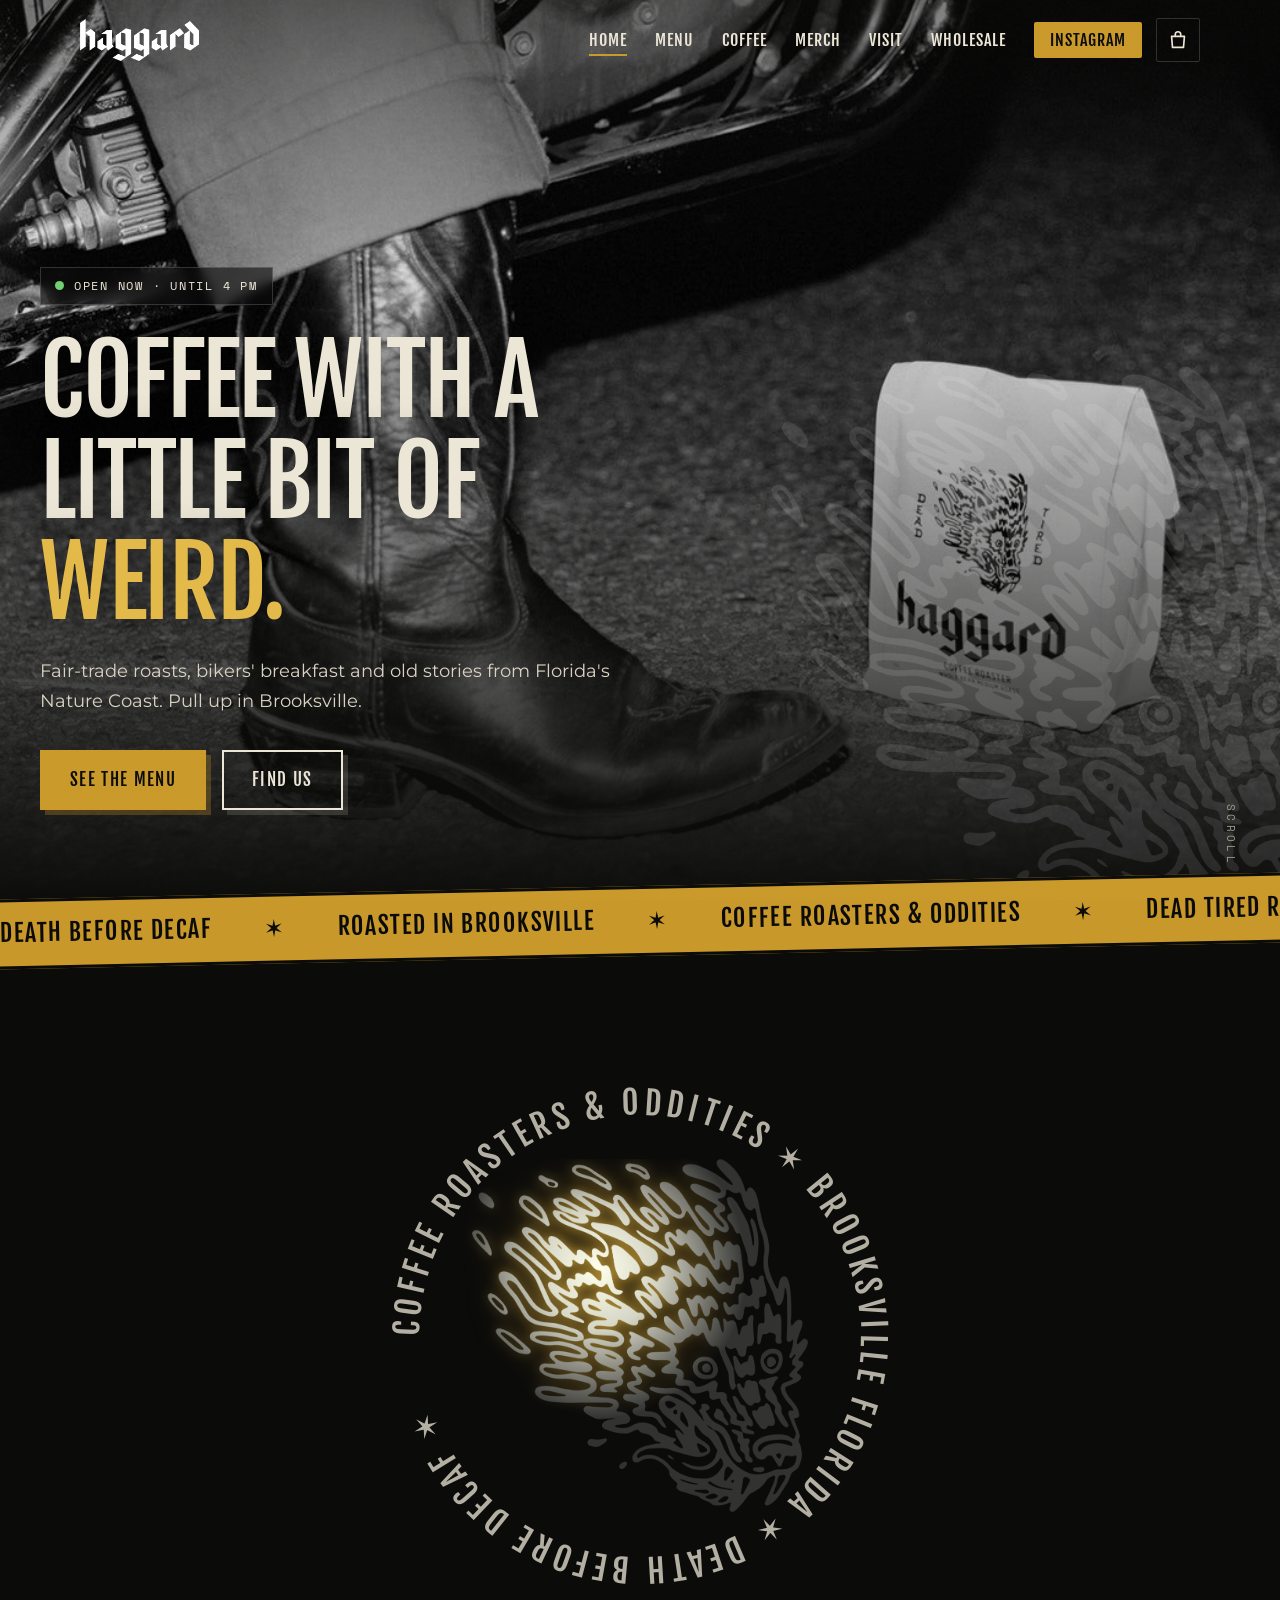
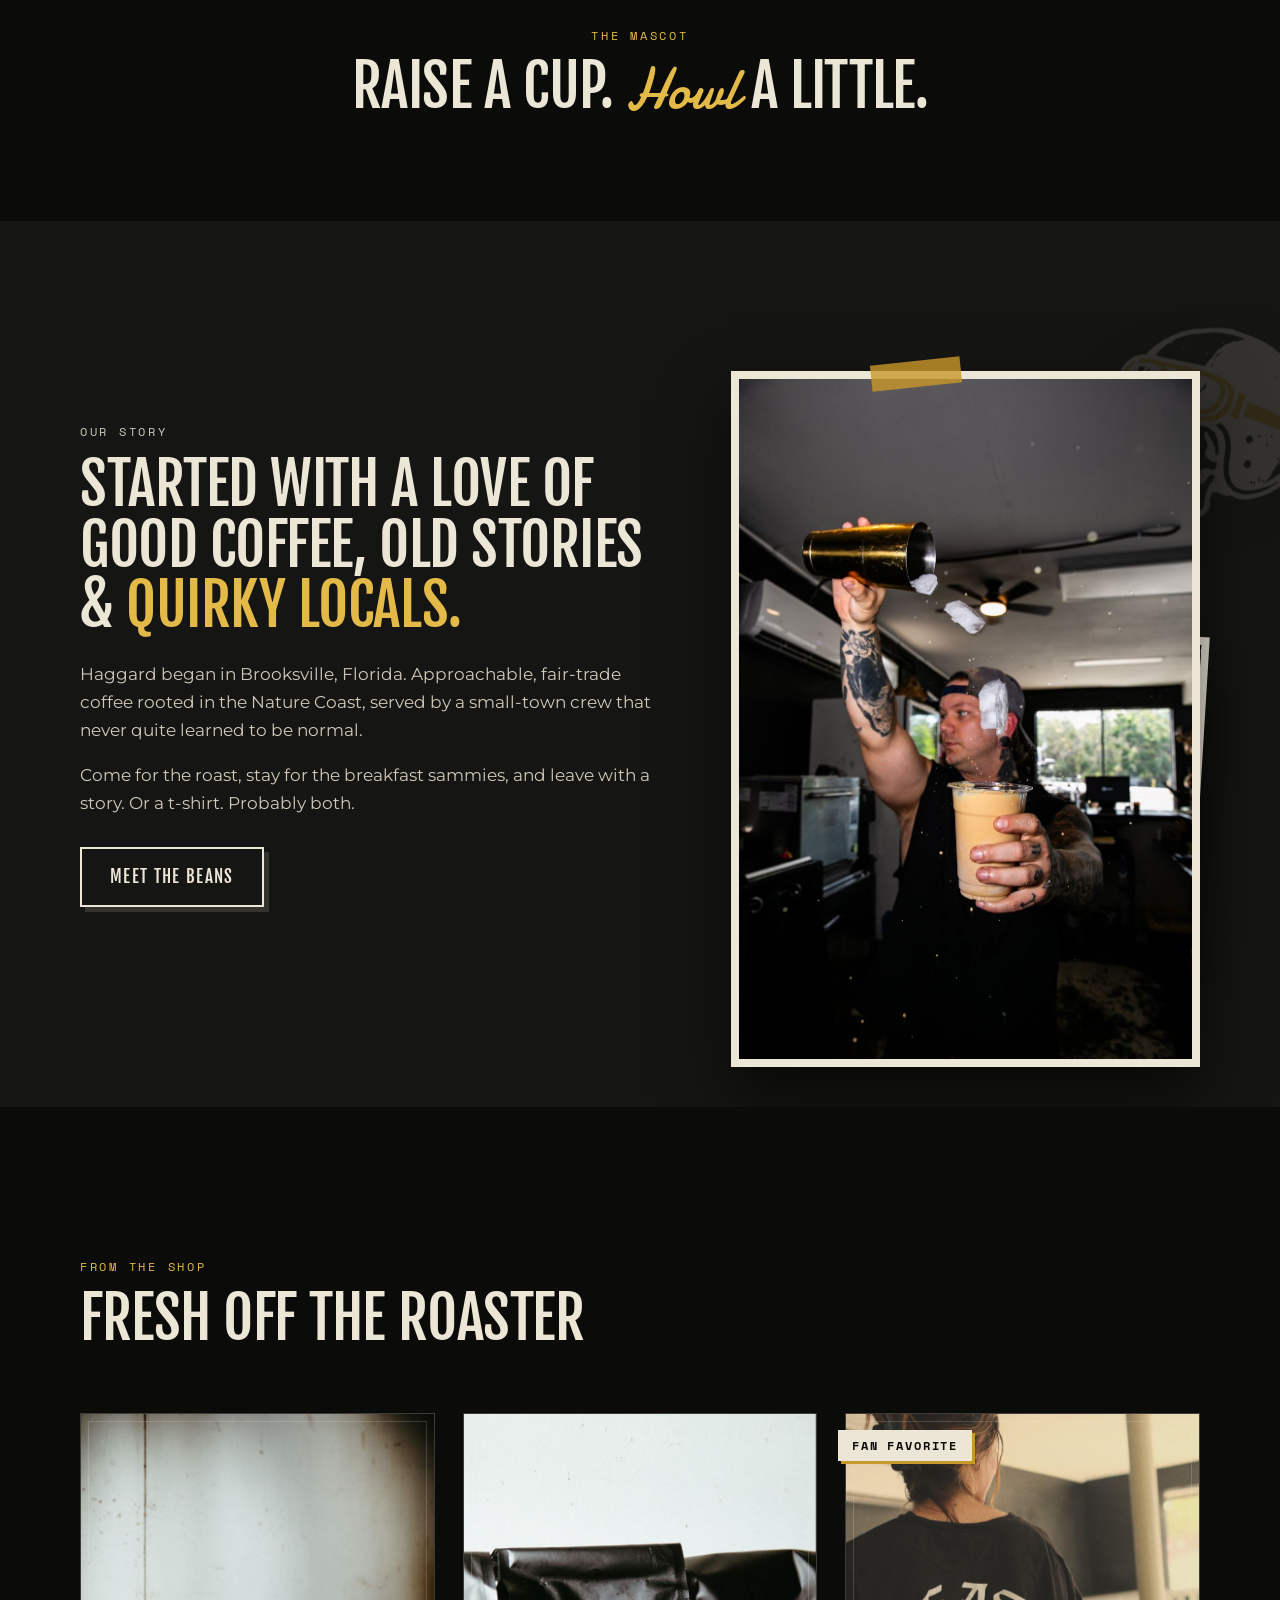
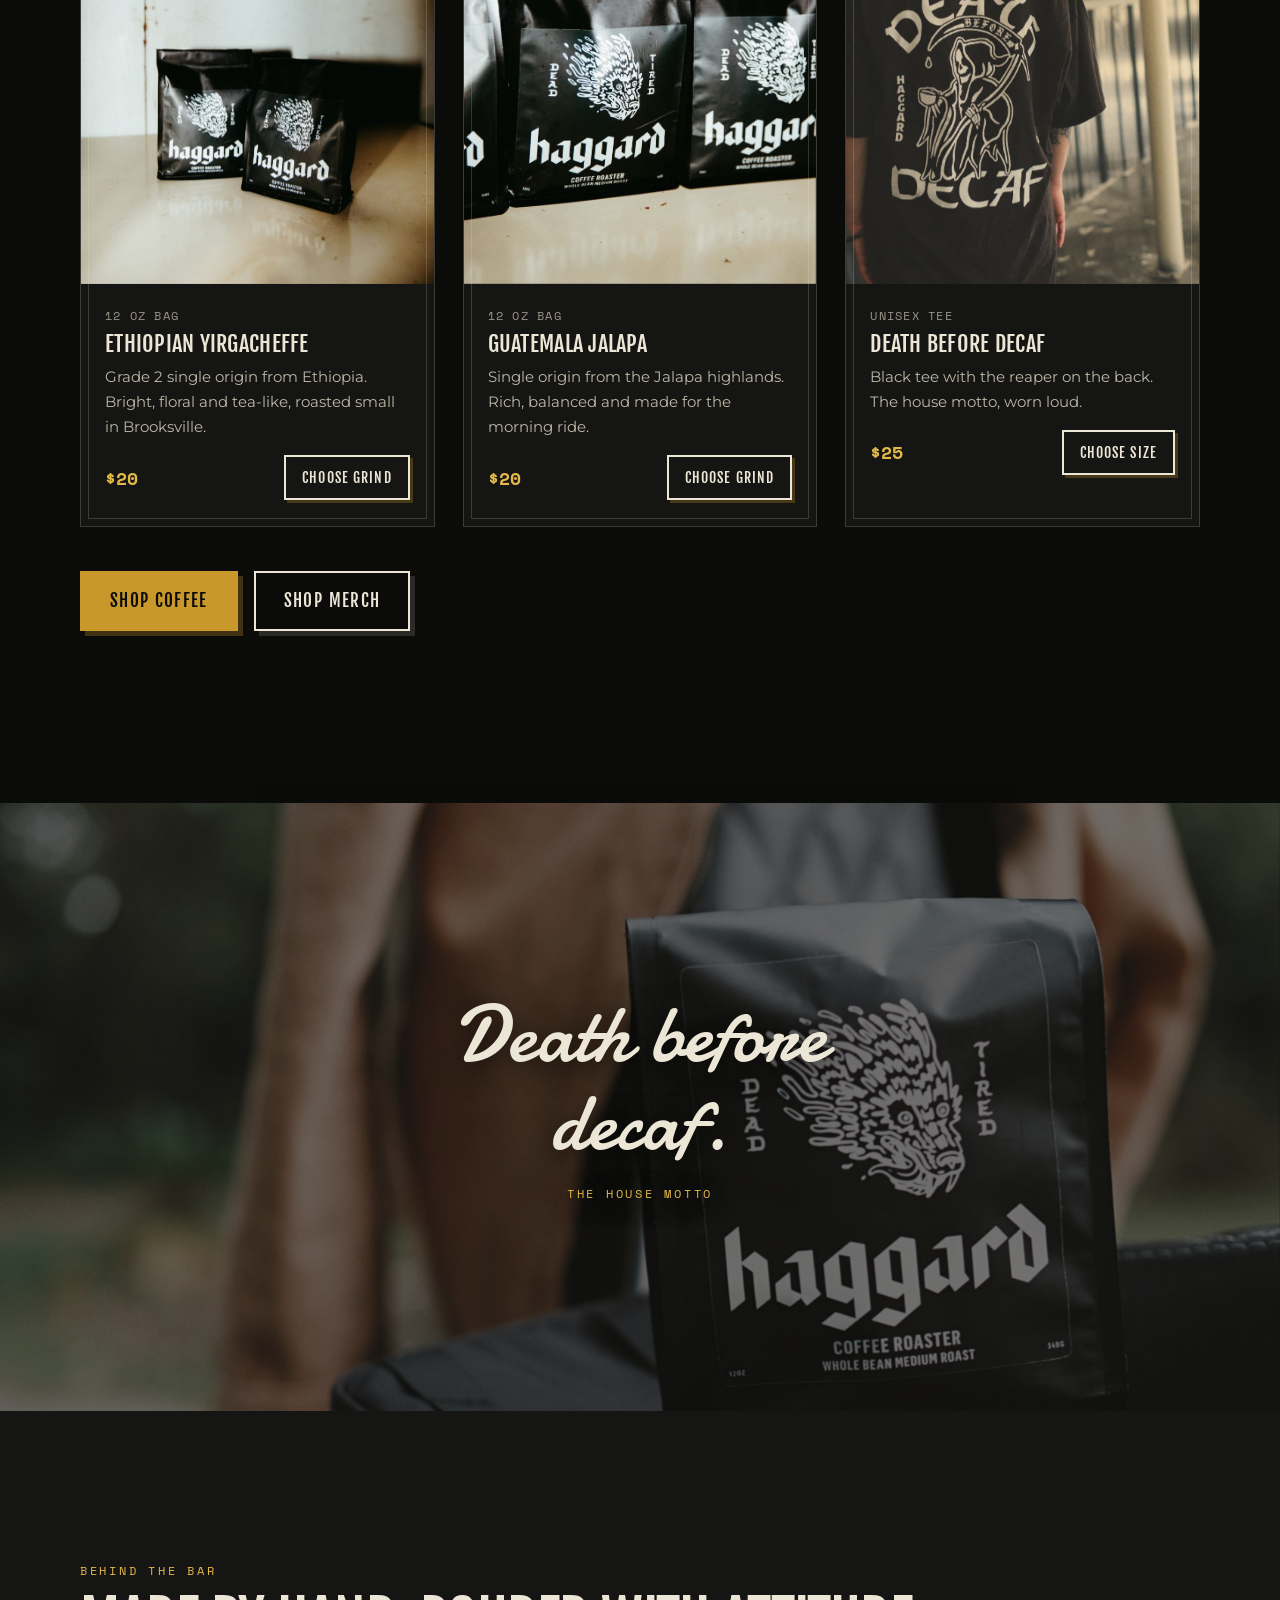
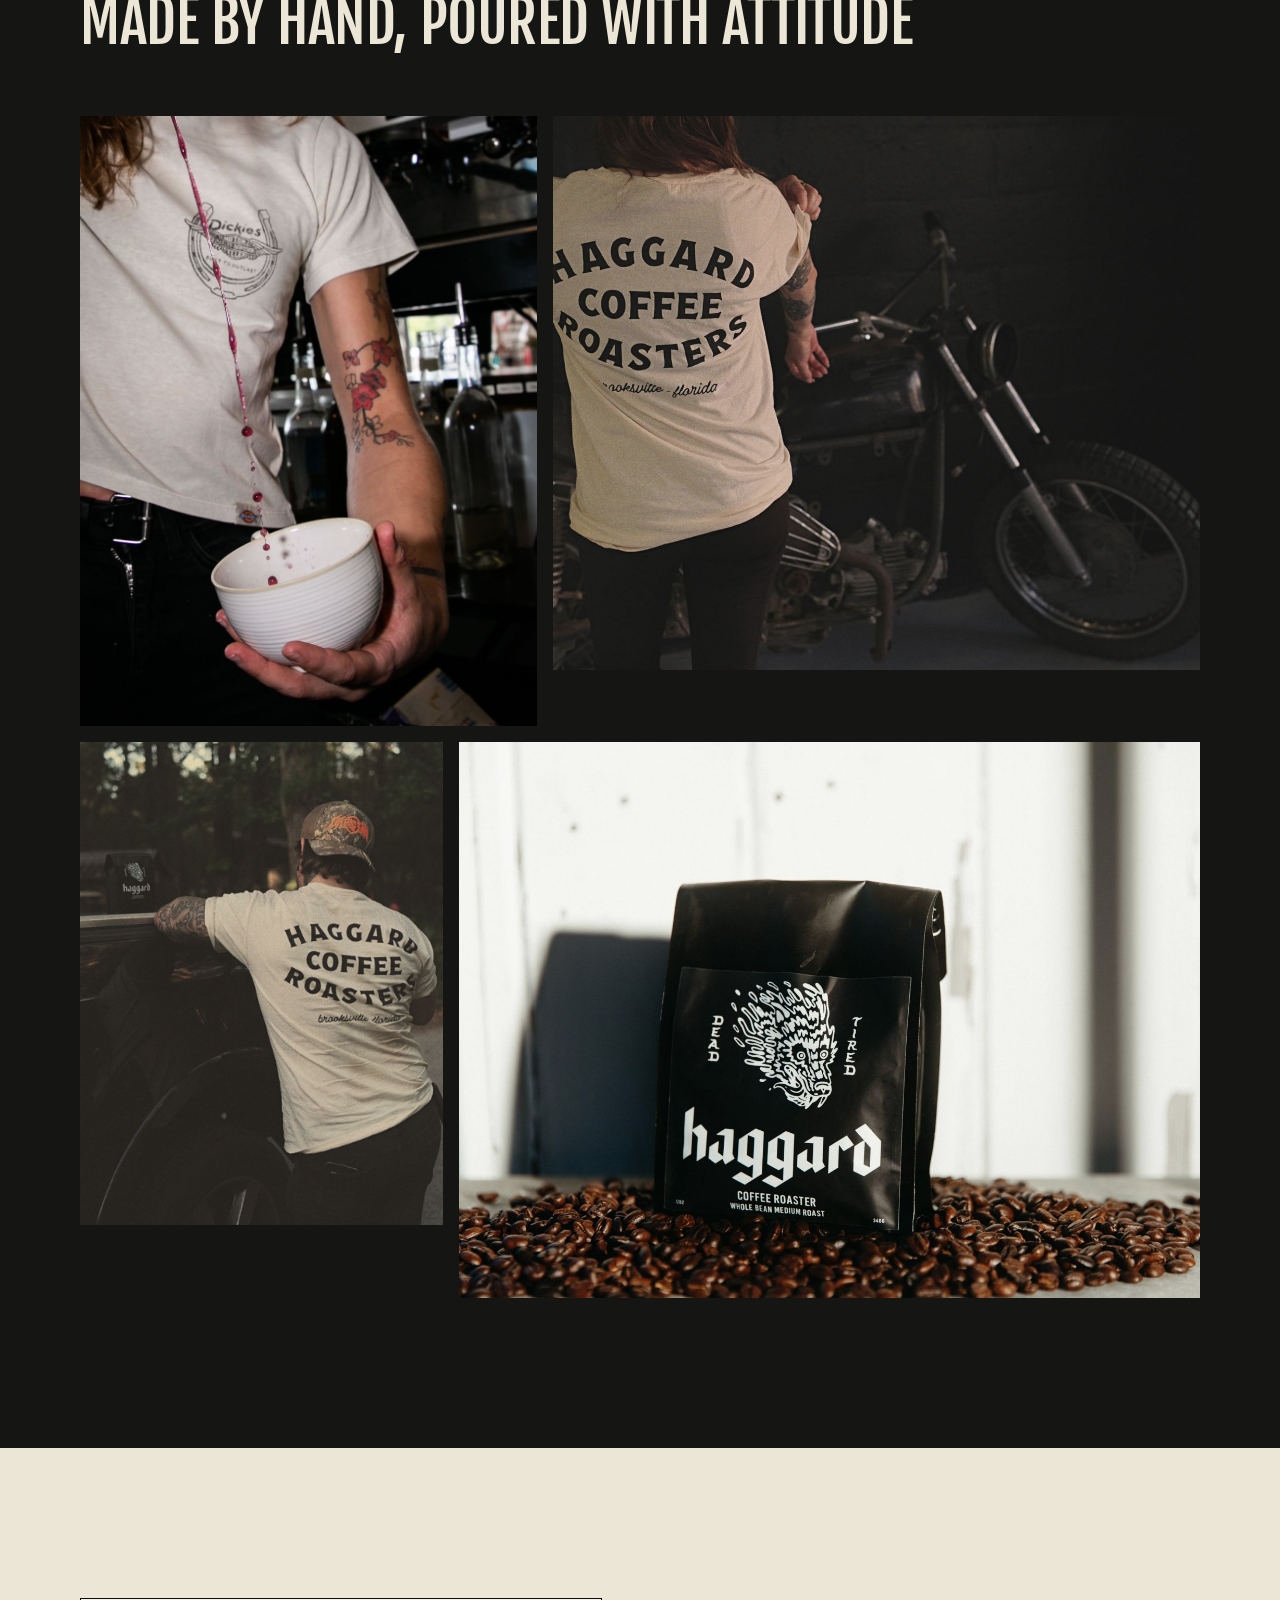
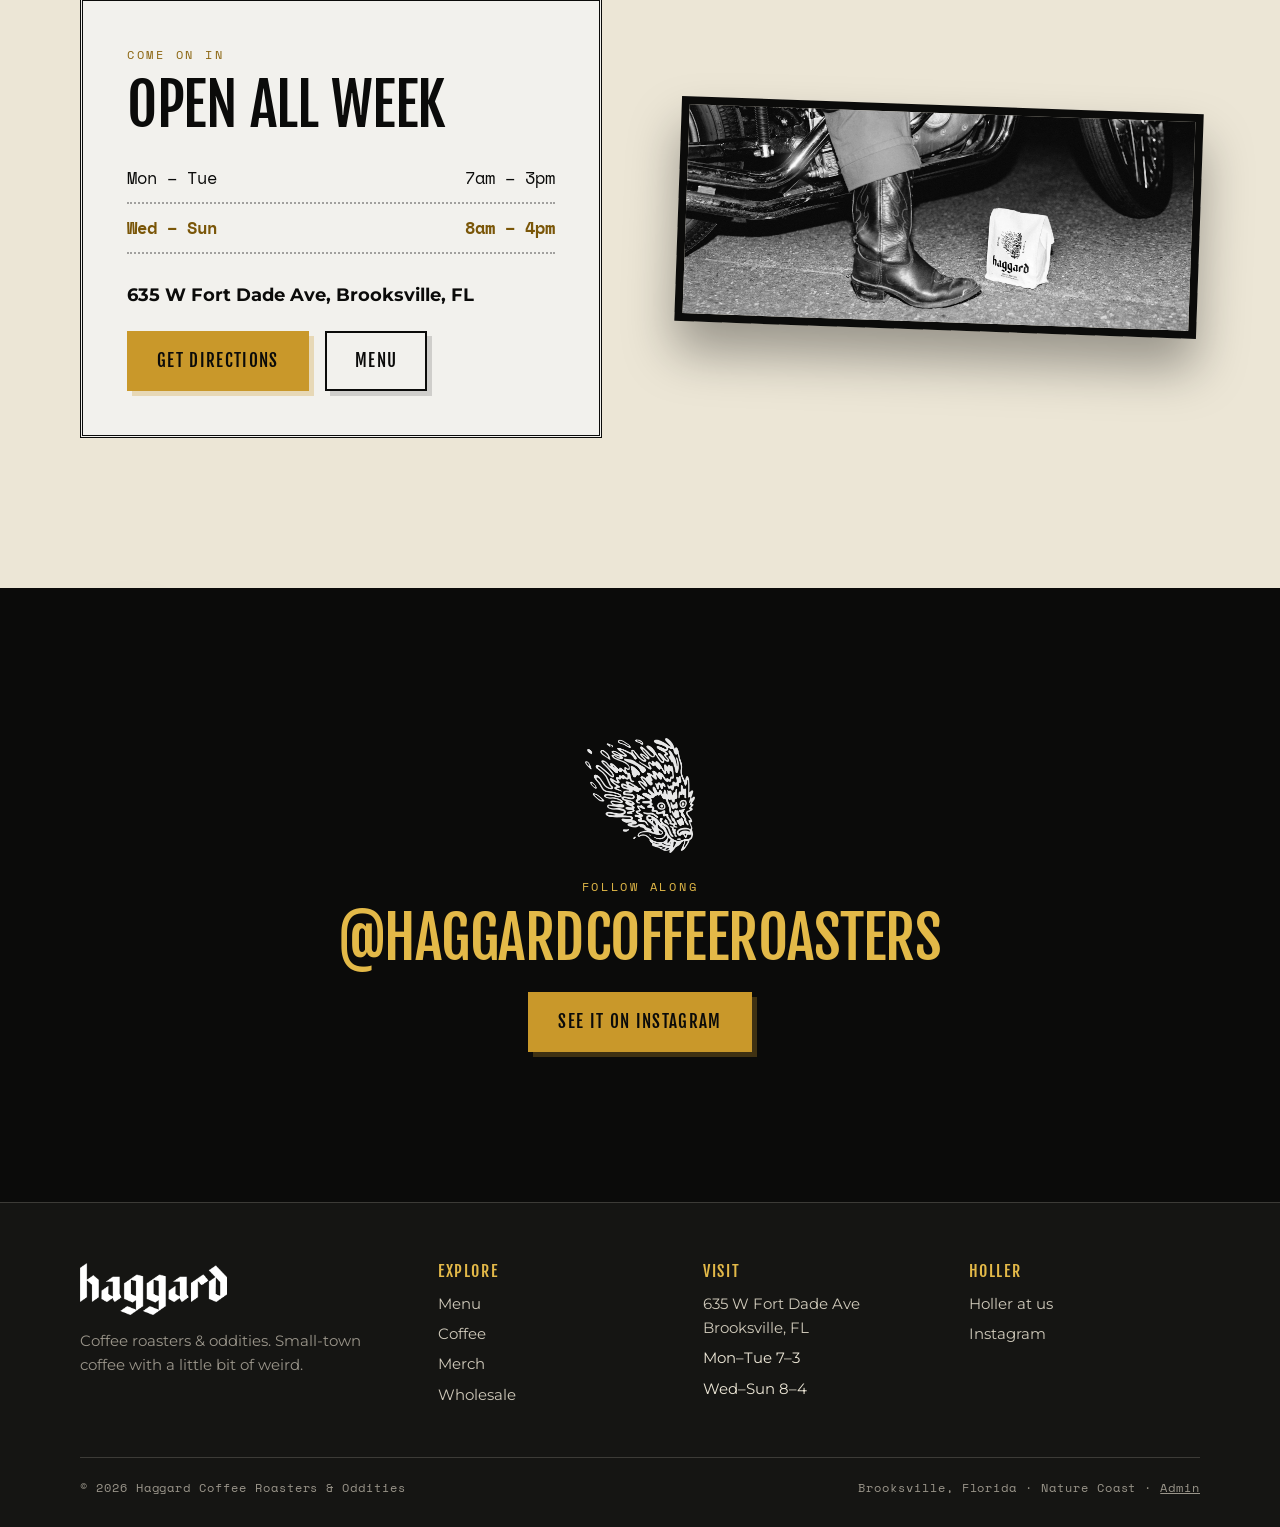
<file: index.html>
<!doctype html>
<html lang="en"><head><meta charset="utf-8"><meta name="robots" content="noindex,nofollow"><meta name="viewport" content="width=device-width,initial-scale=1">
<title>Haggard Coffee Roasters & Oddities | Brooksville, FL</title><meta name="description" content="Small-town coffee roasters and oddities in Brooksville, Florida. Fair-trade beans, breakfast sammies and a little bit of weird.">
<meta property="og:title" content="Haggard Coffee Roasters & Oddities | Brooksville, FL"><meta property="og:description" content="Small-town coffee roasters and oddities in Brooksville, Florida. Fair-trade beans, breakfast sammies and a little bit of weird."><meta property="og:image" content="img/hero.jpg">
<meta name="theme-color" content="#0b0b0a"><link rel="icon" href="img/wolf.png">
<link rel="preconnect" href="https://fonts.googleapis.com"><link rel="preconnect" href="https://fonts.gstatic.com" crossorigin>
<link href="https://fonts.googleapis.com/css2?family=Damion&family=Fjalla+One&family=Montserrat:wght@400;500;700;800&family=Space+Mono:wght@400;700&display=swap" rel="stylesheet">
<link rel="stylesheet" href="css/style.css?v=7"><link rel="stylesheet" href="css/shop.css?v=7"></head>
<body><a class="skip" href="#main">Skip to content</a>
<header class="site-header"><div class="wrap">
<a class="brand" href="index.html" aria-label="Haggard Coffee Roasters, home"><img src="img/logo.png" alt="Haggard" width="120" height="42"></a>
<button class="burger" aria-label="Menu" aria-expanded="false"><span></span><span></span><span></span></button>
<ul class="nav"><li><a href="index.html" aria-current="page">Home</a></li><li><a href="menu.html">Menu</a></li><li><a href="coffee.html">Coffee</a></li><li><a href="merch.html">Merch</a></li><li><a href="visit.html">Visit</a></li><li><a href="wholesale.html">Wholesale</a></li><li><a class="cta" href="https://instagram.com/haggardcoffeeroasters" target="_blank" rel="noopener">Instagram</a></li></ul>
</div></header>
<main id="main">

<div class="splash" id="splash" aria-hidden="true"><div class="splash-ring"></div><img src="img/wolf.png" alt=""><p>Haggard</p></div>
<section class="hero"><div class="hero-bg" data-par="-.12" role="img" aria-label="A boot beside a bag of Haggard coffee next to a motorcycle"></div>
<img class="hero-wolf" src="img/wolf.png" alt="" aria-hidden="true">
<div class="wrap hero-inner">
<div class="open-badge rv"><span class="dot"></span><span class="txt">Checking hours…</span></div>
<h1 class="rv d1">Coffee with a little bit of <em>weird.</em></h1>
<p class="lead rv d2">Fair-trade roasts, bikers' breakfast and old stories from Florida's Nature Coast. Pull up in Brooksville.</p>
<div class="hero-cta rv d3"><a class="btn" href="menu.html">See the menu</a><a class="btn ghost" href="visit.html">Find us</a></div>
</div><span class="scroll-cue" aria-hidden="true">SCROLL</span></section>

<div class="marquee" aria-hidden="true"><div class="marquee-track"><span>Death before decaf</span><span>Roasted in Brooksville</span><span>Coffee roasters &amp; oddities</span><span>Dead tired roast</span><span>Death before decaf</span><span>Roasted in Brooksville</span><span>Coffee roasters &amp; oddities</span><span>Dead tired roast</span><span>Death before decaf</span><span>Roasted in Brooksville</span><span>Coffee roasters &amp; oddities</span><span>Dead tired roast</span><span>Death before decaf</span><span>Roasted in Brooksville</span><span>Coffee roasters &amp; oddities</span><span>Dead tired roast</span></div></div>

<section class="wolfsec" id="wolfsec"><div class="wolfstage" id="wolfstage">
<svg class="ring" viewBox="0 0 400 400" aria-hidden="true"><defs><path id="circ" d="M200,200 m-170,0 a170,170 0 1,1 340,0 a170,170 0 1,1 -340,0"/></defs><text><textPath href="#circ">COFFEE ROASTERS &amp; ODDITIES ✶ BROOKSVILLE FLORIDA ✶ DEATH BEFORE DECAF ✶</textPath></text></svg>
<img class="w-base" src="img/wolf.png" alt="Haggard wolf head logo" width="453" height="476">
<img class="w-lit" src="img/wolf.png" alt="" aria-hidden="true">
</div><div class="wrap wolftxt"><p class="eyebrow rv">The mascot</p><h2 class="rv d1">Raise a cup. <span class="script">Howl</span> a little.</h2></div></section>

<section class="sec story"><img class="floaty" data-float=".05" src="img/art-skull.png" alt="" style="right:-30px;top:40px;width:200px;opacity:.16">
<div class="wrap story-grid">
<div><p class="eyebrow rv">Our story</p><h2 class="rv d1" style="margin:12px 0 24px">Started with a love of good coffee, old stories &amp; <em>quirky locals.</em></h2>
<p class="rv d2">Haggard began in Brooksville, Florida. Approachable, fair-trade coffee rooted in the Nature Coast, served by a small-town crew that never quite learned to be normal.</p>
<p class="rv d2">Come for the roast, stay for the breakfast sammies, and leave with a story. Or a t-shirt. Probably both.</p>
<div class="hero-cta rv d3" style="margin-top:30px"><a class="btn ghost" href="coffee.html">Meet the beans</a></div></div>
<div class="stack rv d1"><span class="tape"></span><img src="img/espresso.jpg" alt="Espresso pouring from a portafilter into two glasses" loading="lazy"><img src="img/barista.jpg" alt="A tattooed barista pouring an iced latte" loading="lazy"></div>
</div></section>

<section class="sec" style="background:var(--ink)"><div class="wrap">
<div class="sec-head rv"><p class="eyebrow">From the shop</p><h2>Fresh off the roaster</h2></div>
<div class="cards" data-shop="featured"></div>
<div class="hero-cta rv" style="margin-top:44px"><a class="btn" href="coffee.html">Shop coffee</a><a class="btn ghost" href="merch.html">Shop merch</a></div>
</div></section>

<section class="band"><div class="band-bg" data-par="-.15" style="background-image:url(img/bag-ride.jpg)"></div>
<blockquote class="rv">Death before decaf.<cite>The house motto</cite></blockquote></section>

<section class="sec" style="background:var(--coal)"><div class="wrap">
<div class="sec-head rv"><p class="eyebrow">Behind the bar</p><h2>Made by hand, poured with attitude</h2></div>
<div class="gallery"><figure class="g1 rv"><img src="img/pour.jpg" alt="Pouring from a ceramic bowl in the cafe" loading="lazy"></figure>
<figure class="g2 rv d1"><img src="img/tee-moto.jpg" alt="Haggard Coffee Roasters tee beside a motorcycle" loading="lazy"></figure>
<figure class="g3 rv"><img src="img/merch-roasters.jpg" alt="Haggard Coffee Roasters tee worn at a truck" loading="lazy"></figure>
<figure class="g4 rv d1"><img src="img/bag-beans.jpg" alt="A Haggard bag resting on roasted beans" loading="lazy"></figure></div></div></section>

<section class="sec visit"><img class="floaty" data-float=".04" src="img/wolf-black.png" alt="" style="left:-60px;bottom:-40px;width:280px;opacity:.07">
<div class="wrap visit-grid">
<div class="ticket rv"><p class="eyebrow">Come on in</p><h2 style="margin:10px 0 0">Open all week</h2>
<ul class="hours"><li data-d="1,2"><span>Mon – Tue</span><span>7am – 3pm</span></li><li data-d="0,3,4,5,6"><span>Wed – Sun</span><span>8am – 4pm</span></li></ul>
<p class="addr">635 W Fort Dade Ave, Brooksville, FL</p><div class="hero-cta" style="margin-top:22px"><a class="btn" href="https://www.google.com/maps/search/?api=1&query=635+W+Fort+Dade+Ave+Brooksville+FL" target="_blank" rel="noopener">Get directions</a><a class="btn ghost" href="menu.html">Menu</a></div></div>
<div class="photo rv d1"><img src="img/hero.jpg" alt="Black and white photo of a boot next to a bag of Haggard coffee" loading="lazy"></div>
</div></section>

<section class="sec follow"><div class="wrap rv"><img class="wolf" src="img/wolf.png" alt="" width="110" height="115"><p class="eyebrow">Follow along</p><h2 style="margin:10px 0 24px"><a href="https://instagram.com/haggardcoffeeroasters" target="_blank" rel="noopener">@haggardcoffeeroasters</a></h2><a class="btn" href="https://instagram.com/haggardcoffeeroasters" target="_blank" rel="noopener">See it on Instagram</a></div></section>
</main>
<footer class="site-footer"><div class="wrap"><div class="foot-grid">
<div class="foot-brand"><img src="img/logo.png" alt="Haggard" width="147" height="52"><p>Coffee roasters &amp; oddities. Small-town coffee with a little bit of weird.</p></div>
<div><h3>Explore</h3><ul><li><a href="menu.html">Menu</a></li><li><a href="coffee.html">Coffee</a></li><li><a href="merch.html">Merch</a></li><li><a href="wholesale.html">Wholesale</a></li></ul></div>
<div><h3>Visit</h3><ul><li><a href="https://www.google.com/maps/search/?api=1&query=635+W+Fort+Dade+Ave+Brooksville+FL" target="_blank" rel="noopener">635 W Fort Dade Ave<br>Brooksville, FL</a></li><li>Mon–Tue 7–3</li><li>Wed–Sun 8–4</li></ul></div>
<div><h3>Holler</h3><ul><li><a href="visit.html#contact">Holler at us</a></li><li><a href="https://instagram.com/haggardcoffeeroasters" target="_blank" rel="noopener">Instagram</a></li></ul></div>
</div><div class="copy"><span>© 2026 Haggard Coffee Roasters &amp; Oddities</span><span>Brooksville, Florida · Nature Coast · <a href="admin.html" rel="nofollow">Admin</a></span></div></div></footer>
<script src="js/store.js?v=7"></script><script src="js/shop.js?v=7"></script><script src="js/main.js?v=7"></script></body></html>
</file>
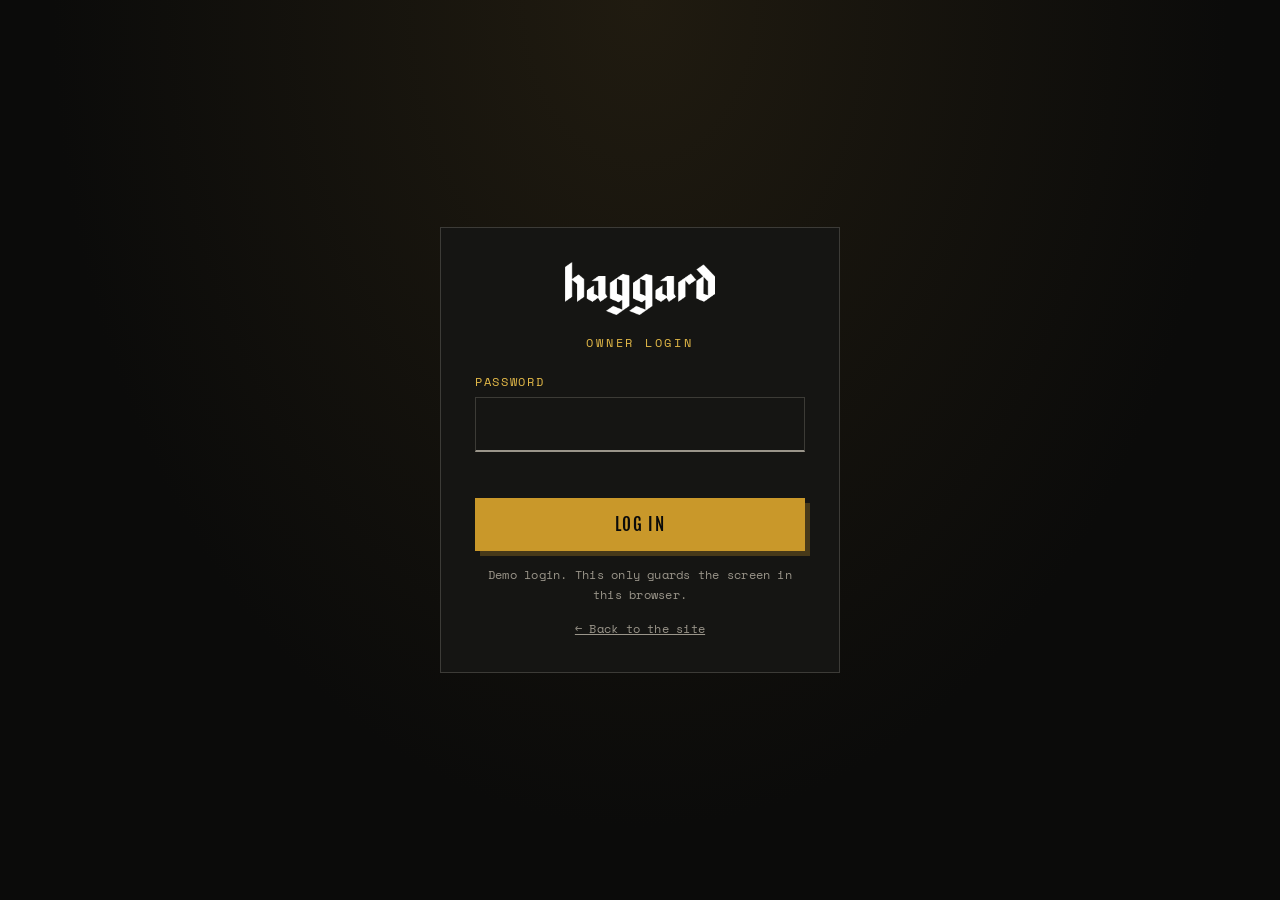
<file: admin.html>
<!doctype html>
<html lang="en"><head><meta charset="utf-8"><meta name="viewport" content="width=device-width,initial-scale=1">
<title>Admin | Haggard Coffee</title><meta name="robots" content="noindex,nofollow">
<meta name="theme-color" content="#0b0b0a"><link rel="icon" href="img/wolf.png">
<link rel="preconnect" href="https://fonts.googleapis.com"><link rel="preconnect" href="https://fonts.gstatic.com" crossorigin>
<link href="https://fonts.googleapis.com/css2?family=Fjalla+One&family=Montserrat:wght@400;500;700;800&family=Space+Mono:wght@400;700&display=swap" rel="stylesheet">
<link rel="stylesheet" href="css/style.css?v=7"><link rel="stylesheet" href="css/shop.css?v=7"><link rel="stylesheet" href="css/admin.css?v=7">
<style>body::after{display:none}</style></head>
<body class="admin">
<div id="login" class="login" hidden>
  <form id="loginform" class="login-box" autocomplete="off">
    <img src="img/logo.png" alt="Haggard" width="150" height="53">
    <p class="eyebrow" id="loginkicker">Owner login</p>
    <label class="fld">Password<input type="password" id="pw" required autocomplete="current-password" minlength="1"></label>
    <label class="fld" id="pw2wrap" hidden>Confirm password<input type="password" id="pw2" autocomplete="new-password"></label>
    <p class="form-msg err" id="loginmsg" role="alert"></p>
    <button class="btn block" type="submit" id="loginbtn">Log in</button>
    <p class="fine" id="loginhint">Demo login. This only guards the screen in this browser.</p>
    <p class="fine"><a href="index.html">← Back to the site</a></p>
  </form>
</div>

<div id="app" hidden>
  <header class="a-top">
    <a class="a-brand" href="index.html" title="View site"><img src="img/logo.png" alt="Haggard" width="100" height="35"><span>Admin</span></a>
    <nav class="a-tabs" role="tablist" aria-label="Admin sections">
      <button role="tab" data-tab="products" class="on">Products</button>
      <button role="tab" data-tab="orders">Orders <i id="newcount" hidden></i></button>
      <button role="tab" data-tab="reports">Reports</button>
      <button role="tab" data-tab="settings">Settings</button>
      <button role="tab" data-tab="data">Data</button>
    </nav>
    <div class="a-right"><a class="btn ghost mini" href="index.html" target="_blank" rel="noopener">View site ↗</a><button class="btn ghost mini" id="logout" type="button">Log out</button></div>
  </header>

  <main class="a-main">
    <section id="tab-products" class="a-pane">
      <div class="stats" id="stats"></div>
      <div class="a-bar">
        <input type="search" id="q" placeholder="Search products…" aria-label="Search products">
        <select id="cat" aria-label="Filter category"><option value="">All</option><option value="coffee">Coffee</option><option value="merch">Merch</option></select>
        <button class="btn" id="addbtn" type="button">+ Add product</button>
      </div>
      <div id="plist" class="plist"></div>
      <p class="fine">Tip: change a price or stock count right in the list and it saves automatically.</p>
    </section>

    <section id="tab-orders" class="a-pane" hidden>
      <div class="a-bar"><h2>Orders</h2><button class="btn ghost mini" id="csv" type="button">Export CSV</button></div>
      <div id="olist"></div>
    </section>

    <section id="tab-reports" class="a-pane" hidden>
      <div class="a-bar"><h2>Reports</h2>
        <select id="range" aria-label="Date range"><option value="7">Last 7 days</option><option value="30" selected>Last 30 days</option><option value="90">Last 90 days</option><option value="0">All time</option></select>
        <button class="btn ghost mini" id="repcsv" type="button">Export product sales CSV</button></div>
      <div id="repbody"></div>
    </section>

    <section id="tab-settings" class="a-pane" hidden>
      <h2>Settings</h2>
      <form id="setform" class="form set">
        <div class="two"><label>Shipping flat rate ($)<input type="number" step="0.01" min="0" name="shipFlat"></label><label>Free shipping over ($, 0 = never)<input type="number" step="0.01" min="0" name="freeOver"></label></div>
        <label>Sales tax rate (%) <small>Estimate shown at checkout. Confirm your rate with your accountant.</small><input type="number" step="0.01" min="0" max="20" name="taxRate"></label>
        <label class="chk"><input type="checkbox" name="pickup"> Offer local pickup in Brooksville</label>
        <label>Pickup note<input name="pickupNote"></label>
        <div><button class="btn" type="submit">Save settings</button></div>
      </form>
      <h2 style="margin-top:44px">Change password</h2>
      <form id="pwform" class="form set">
        <label>New password<input type="password" name="np" minlength="6" required autocomplete="new-password"></label>
        <label>Confirm<input type="password" name="np2" minlength="6" required autocomplete="new-password"></label>
        <div><button class="btn ghost" type="submit">Update password</button></div>
      </form>
    </section>

    <section id="tab-data" class="a-pane" hidden>
      <h2>Data &amp; backup</h2>
      <div class="notice"><b>How saving works in this demo.</b> Products, photos, orders and settings are saved inside <em>this browser</em>. Visitors on other devices will not see your edits until the store is connected to a real database or Shopify. Export a backup regularly.</div>
      <div class="meter"><span id="usage"></span><div class="bar"><i id="usagebar"></i></div></div>
      <div class="data-actions">
        <button class="btn" id="export" type="button">Download backup (.json)</button>
        <label class="btn ghost" for="import" style="cursor:pointer">Restore from backup<input type="file" id="import" accept="application/json,.json" hidden></label>
        <button class="btn ghost danger" id="reset" type="button">Reset catalog to defaults</button>
      </div>
      <p class="form-msg" id="datamsg" role="status"></p>
    </section>
  </main>

  <dialog id="editor" class="editor" aria-labelledby="edtitle">
    <form id="edform" method="dialog">
      <div class="ed-head"><h2 id="edtitle">Add product</h2><button type="button" class="drawer-x" id="edclose" aria-label="Close">×</button></div>
      <div class="ed-body">
        <div class="ed-cols">
          <div>
            <label class="fld">Name<input name="name" required maxlength="80"></label>
            <div class="two">
              <label class="fld">Category<select name="category"><option value="coffee">Coffee</option><option value="merch">Merch</option></select></label>
              <label class="fld">Subtitle <small>(e.g. 12 oz bag)</small><input name="meta" maxlength="40"></label>
            </div>
            <div class="three eq">
              <label class="fld">Price ($)<input name="price" type="number" step="0.01" min="0" required></label>
              <label class="fld">Compare-at <small>(was)</small><input name="compareAt" type="number" step="0.01" min="0"></label>
              <label class="fld">In stock<input name="stock" type="number" step="1" min="0" required></label>
            </div>
            <label class="fld">Description<textarea name="desc" rows="4"></textarea></label>
            <div class="two">
              <label class="fld">Option label <small>(Size, Grind…)</small><input name="optionLabel" maxlength="20" placeholder="Size"></label>
              <label class="fld">Options <small>(comma separated)</small><input name="options" placeholder="S, M, L, XL"></label>
            </div>
            <label class="fld">Badge <small>(optional ribbon, e.g. New)</small><input name="badge" maxlength="24"></label>
            <div class="checks"><label class="chk"><input type="checkbox" name="published"> Show in shop</label><label class="chk"><input type="checkbox" name="featured"> Feature on home page</label></div>
          </div>
          <div>
            <p class="fldlabel">Photos <small>First photo is the main image</small></p>
            <div id="drop" class="drop" tabindex="0" role="button" aria-label="Add photos">
              <input type="file" id="files" accept="image/*" multiple hidden>
              <b>Drop photos here</b><span>or click to choose · JPG, PNG, WebP</span>
            </div>
            <div id="photos" class="photos"></div>
            <div class="urlrow"><input type="url" id="urlin" placeholder="…or paste an image URL"><button type="button" class="btn ghost mini" id="urladd">Add</button></div>
            <p class="fine" id="photonote">Photos are resized to 1200px and compressed automatically.</p>
          </div>
        </div>
      </div>
      <div class="ed-foot"><p class="form-msg err" id="edmsg" role="alert"></p><button type="button" class="btn ghost" id="edcancel">Cancel</button><button type="submit" class="btn" id="edsave">Save product</button></div>
    </form>
  </dialog>
  <div id="toast" class="toast" role="status" aria-live="polite"></div>
</div>
<script src="js/store.js?v=7"></script><script src="js/admin.js?v=7"></script>
</body></html>
</file>
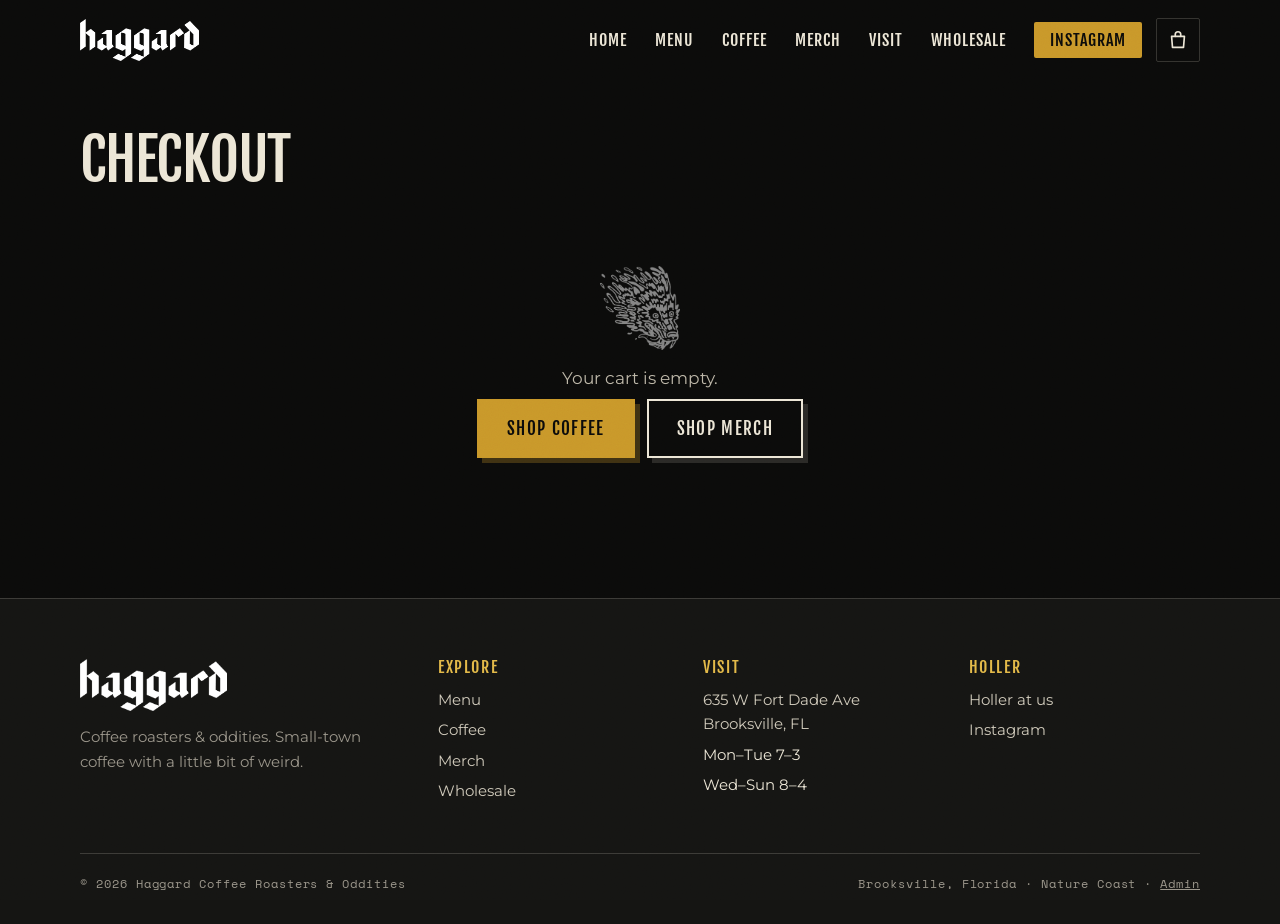
<file: checkout.html>
<!doctype html>
<html lang="en"><head><meta charset="utf-8"><meta name="viewport" content="width=device-width,initial-scale=1">
<title>Checkout | Haggard Coffee Roasters & Oddities</title><meta name="robots" content="noindex"><meta name="description" content="Demo checkout.">
<meta property="og:title" content="Checkout | Haggard Coffee Roasters & Oddities"><meta property="og:description" content="Demo checkout."><meta property="og:image" content="img/hero.jpg">
<meta name="theme-color" content="#0b0b0a"><link rel="icon" href="img/wolf.png">
<link rel="preconnect" href="https://fonts.googleapis.com"><link rel="preconnect" href="https://fonts.gstatic.com" crossorigin>
<link href="https://fonts.googleapis.com/css2?family=Damion&family=Fjalla+One&family=Montserrat:wght@400;500;700;800&family=Space+Mono:wght@400;700&display=swap" rel="stylesheet">
<link rel="stylesheet" href="css/style.css?v=7"><link rel="stylesheet" href="css/shop.css?v=7"></head>
<body><a class="skip" href="#main">Skip to content</a>
<header class="site-header"><div class="wrap">
<a class="brand" href="index.html" aria-label="Haggard Coffee Roasters, home"><img src="img/logo.png" alt="Haggard" width="120" height="42"></a>
<button class="burger" aria-label="Menu" aria-expanded="false"><span></span><span></span><span></span></button>
<ul class="nav"><li><a href="index.html">Home</a></li><li><a href="menu.html">Menu</a></li><li><a href="coffee.html">Coffee</a></li><li><a href="merch.html">Merch</a></li><li><a href="visit.html">Visit</a></li><li><a href="wholesale.html">Wholesale</a></li><li><a class="cta" href="https://instagram.com/haggardcoffeeroasters" target="_blank" rel="noopener">Instagram</a></li></ul>
</div></header>
<main id="main">

<div class="co-wrap"><div class="wrap"><h1>Checkout</h1><div id="checkout-root"></div></div></div>
</main>
<footer class="site-footer"><div class="wrap"><div class="foot-grid">
<div class="foot-brand"><img src="img/logo.png" alt="Haggard" width="147" height="52"><p>Coffee roasters &amp; oddities. Small-town coffee with a little bit of weird.</p></div>
<div><h3>Explore</h3><ul><li><a href="menu.html">Menu</a></li><li><a href="coffee.html">Coffee</a></li><li><a href="merch.html">Merch</a></li><li><a href="wholesale.html">Wholesale</a></li></ul></div>
<div><h3>Visit</h3><ul><li><a href="https://www.google.com/maps/search/?api=1&query=635+W+Fort+Dade+Ave+Brooksville+FL" target="_blank" rel="noopener">635 W Fort Dade Ave<br>Brooksville, FL</a></li><li>Mon–Tue 7–3</li><li>Wed–Sun 8–4</li></ul></div>
<div><h3>Holler</h3><ul><li><a href="visit.html#contact">Holler at us</a></li><li><a href="https://instagram.com/haggardcoffeeroasters" target="_blank" rel="noopener">Instagram</a></li></ul></div>
</div><div class="copy"><span>© 2026 Haggard Coffee Roasters &amp; Oddities</span><span>Brooksville, Florida · Nature Coast · <a href="admin.html" rel="nofollow">Admin</a></span></div></div></footer>
<script src="js/store.js?v=7"></script><script src="js/shop.js?v=7"></script><script src="js/main.js?v=7"></script></body></html>
</file>
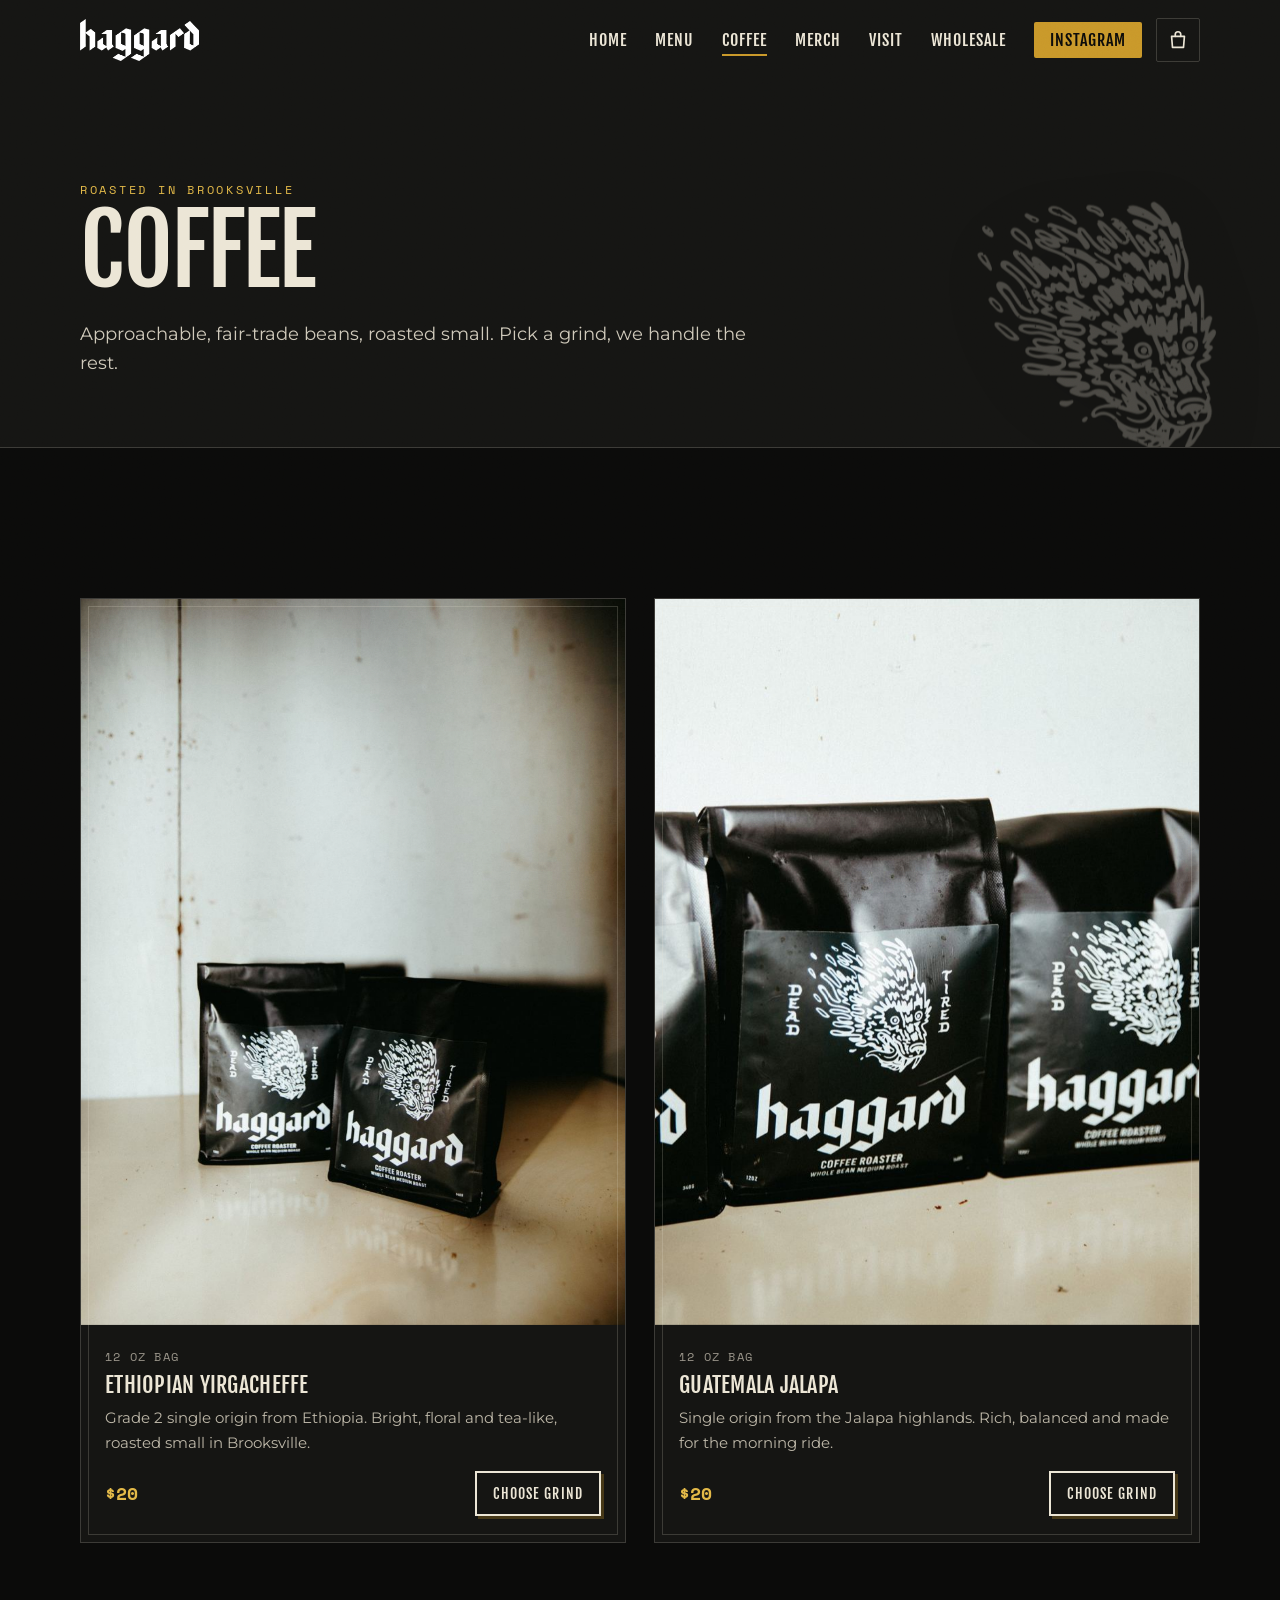
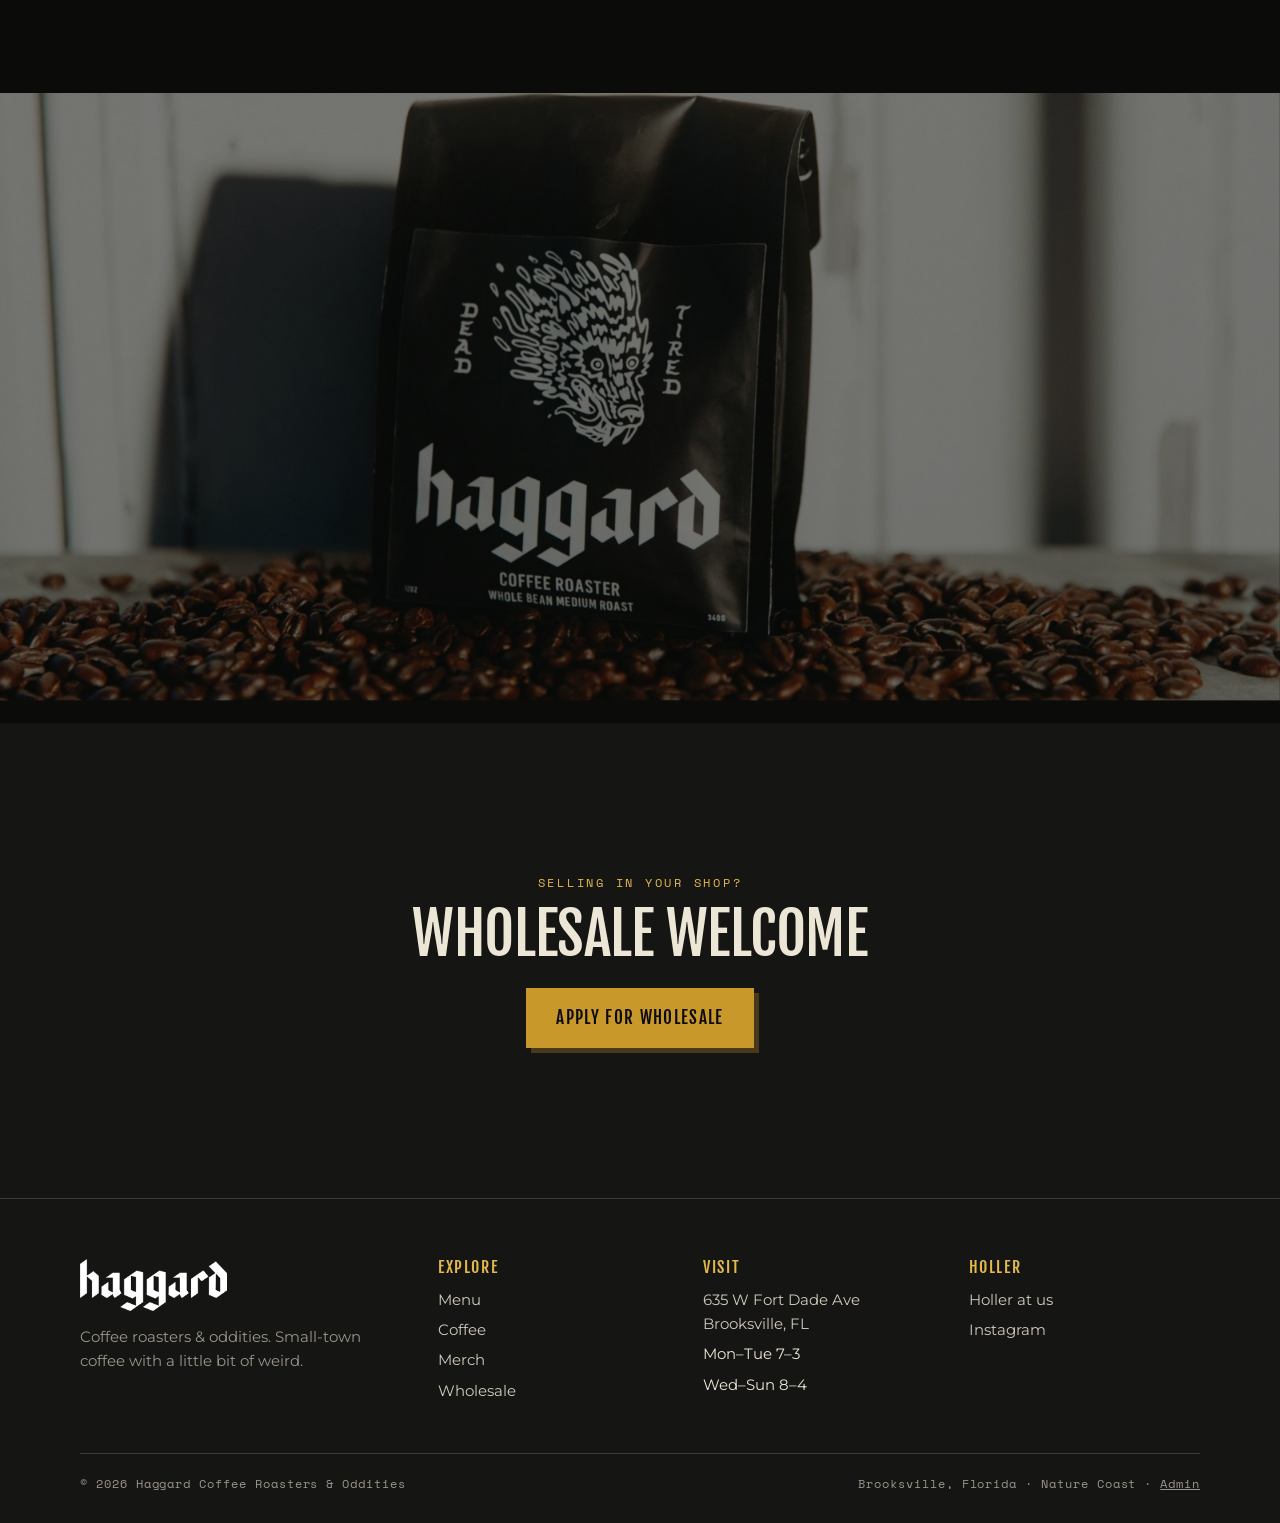
<file: coffee.html>
<!doctype html>
<html lang="en"><head><meta charset="utf-8"><meta name="robots" content="noindex,nofollow"><meta name="viewport" content="width=device-width,initial-scale=1">
<title>Coffee | Haggard Coffee Roasters & Oddities</title><meta name="description" content="Fair-trade single origin coffee roasted in Brooksville, Florida.">
<meta property="og:title" content="Coffee | Haggard Coffee Roasters & Oddities"><meta property="og:description" content="Fair-trade single origin coffee roasted in Brooksville, Florida."><meta property="og:image" content="img/hero.jpg">
<meta name="theme-color" content="#0b0b0a"><link rel="icon" href="img/wolf.png">
<link rel="preconnect" href="https://fonts.googleapis.com"><link rel="preconnect" href="https://fonts.gstatic.com" crossorigin>
<link href="https://fonts.googleapis.com/css2?family=Damion&family=Fjalla+One&family=Montserrat:wght@400;500;700;800&family=Space+Mono:wght@400;700&display=swap" rel="stylesheet">
<link rel="stylesheet" href="css/style.css?v=7"><link rel="stylesheet" href="css/shop.css?v=7"></head>
<body><a class="skip" href="#main">Skip to content</a>
<header class="site-header"><div class="wrap">
<a class="brand" href="index.html" aria-label="Haggard Coffee Roasters, home"><img src="img/logo.png" alt="Haggard" width="120" height="42"></a>
<button class="burger" aria-label="Menu" aria-expanded="false"><span></span><span></span><span></span></button>
<ul class="nav"><li><a href="index.html">Home</a></li><li><a href="menu.html">Menu</a></li><li><a href="coffee.html" aria-current="page">Coffee</a></li><li><a href="merch.html">Merch</a></li><li><a href="visit.html">Visit</a></li><li><a href="wholesale.html">Wholesale</a></li><li><a class="cta" href="https://instagram.com/haggardcoffeeroasters" target="_blank" rel="noopener">Instagram</a></li></ul>
</div></header>
<main id="main">

<section class="page-hero"><img class="floaty" src="img/art-beast.png" alt="" data-float=".03"><div class="wrap"><p class="eyebrow">Roasted in Brooksville</p><h1>Coffee</h1><p class="lead">Approachable, fair-trade beans, roasted small. Pick a grind, we handle the rest.</p></div></section>
<section class="sec"><div class="wrap"><div class="cards" data-shop="coffee"></div></div></section>
<section class="band"><div class="band-bg" data-par="-.15" style="background-image:url(img/bag-beans.jpg)"></div><blockquote class="rv">Dead tired roast.<cite>Fuel for the road</cite></blockquote></section>
<section class="sec" style="background:var(--coal)"><div class="wrap" style="text-align:center"><p class="eyebrow">Selling in your shop?</p><h2 style="margin:10px 0 24px">Wholesale welcome</h2><a class="btn" href="wholesale.html">Apply for wholesale</a></div></section>
</main>
<footer class="site-footer"><div class="wrap"><div class="foot-grid">
<div class="foot-brand"><img src="img/logo.png" alt="Haggard" width="147" height="52"><p>Coffee roasters &amp; oddities. Small-town coffee with a little bit of weird.</p></div>
<div><h3>Explore</h3><ul><li><a href="menu.html">Menu</a></li><li><a href="coffee.html">Coffee</a></li><li><a href="merch.html">Merch</a></li><li><a href="wholesale.html">Wholesale</a></li></ul></div>
<div><h3>Visit</h3><ul><li><a href="https://www.google.com/maps/search/?api=1&query=635+W+Fort+Dade+Ave+Brooksville+FL" target="_blank" rel="noopener">635 W Fort Dade Ave<br>Brooksville, FL</a></li><li>Mon–Tue 7–3</li><li>Wed–Sun 8–4</li></ul></div>
<div><h3>Holler</h3><ul><li><a href="visit.html#contact">Holler at us</a></li><li><a href="https://instagram.com/haggardcoffeeroasters" target="_blank" rel="noopener">Instagram</a></li></ul></div>
</div><div class="copy"><span>© 2026 Haggard Coffee Roasters &amp; Oddities</span><span>Brooksville, Florida · Nature Coast · <a href="admin.html" rel="nofollow">Admin</a></span></div></div></footer>
<script src="js/store.js?v=7"></script><script src="js/shop.js?v=7"></script><script src="js/main.js?v=7"></script></body></html>
</file>
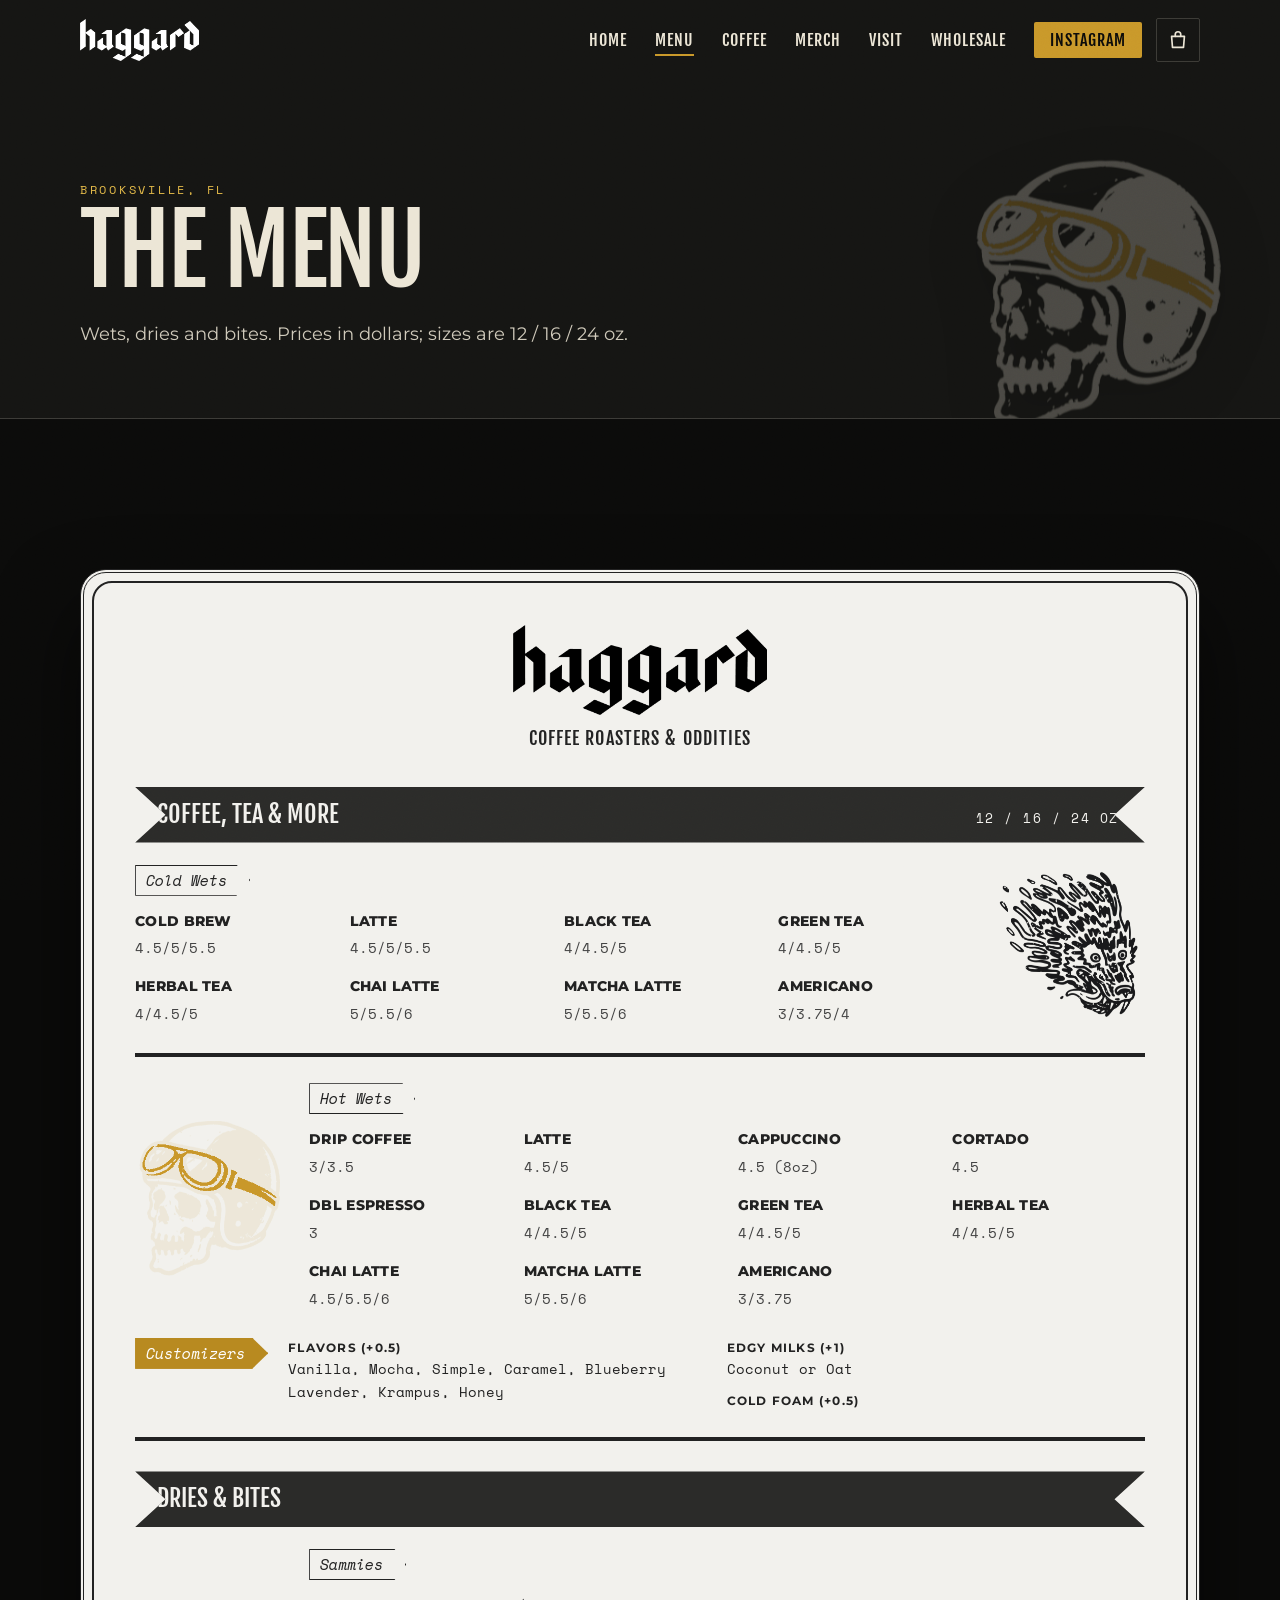
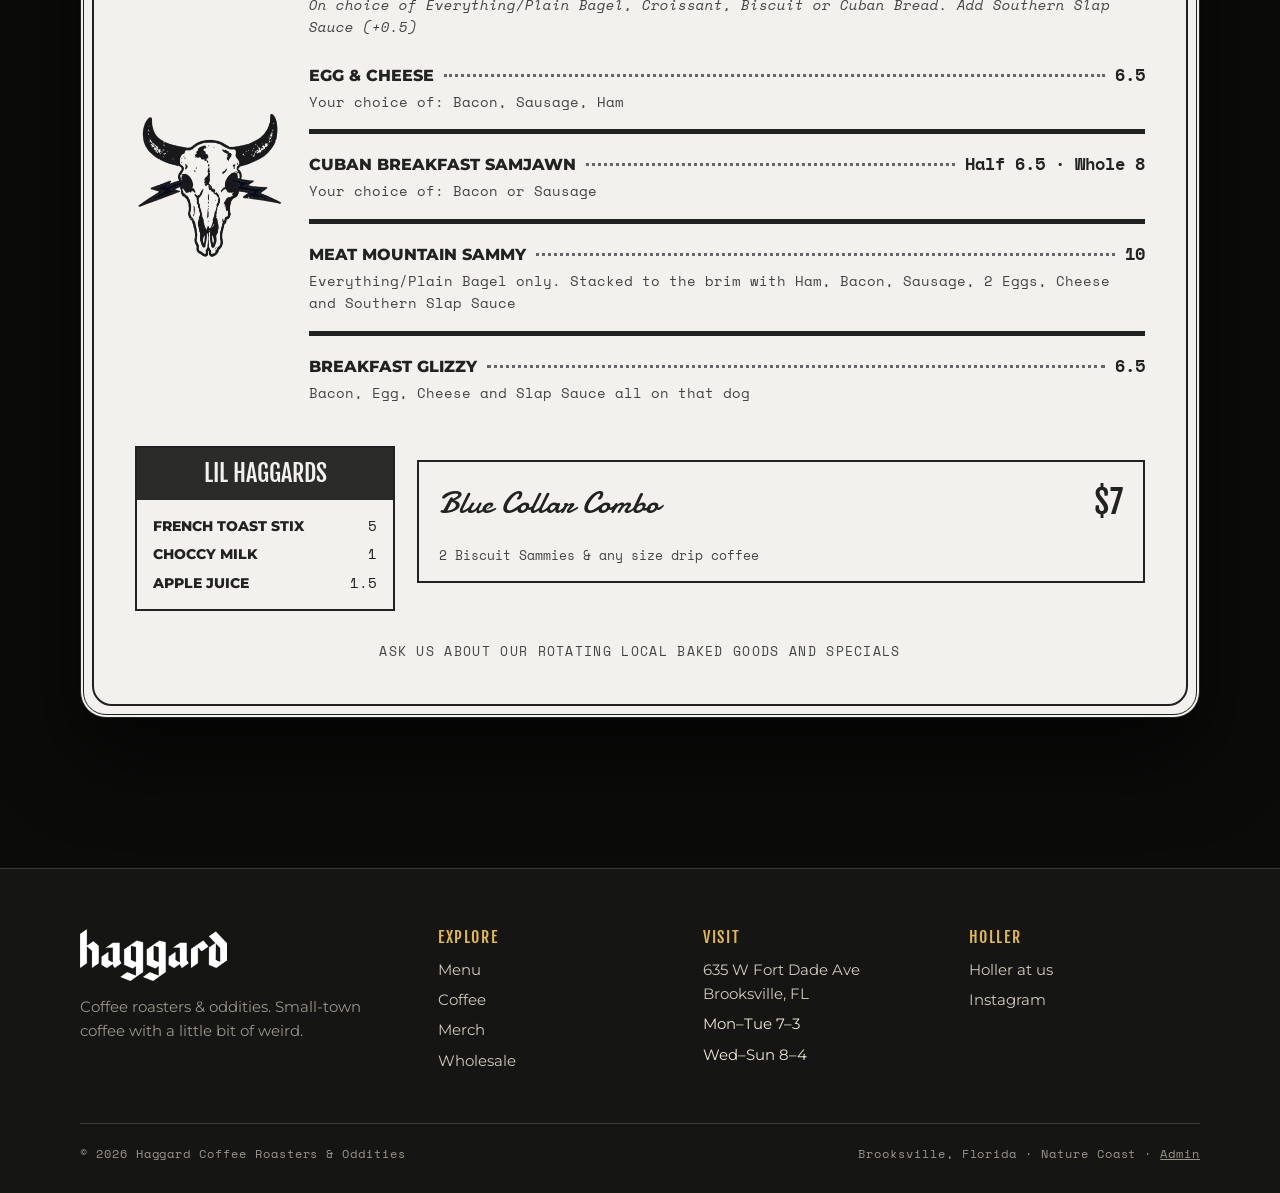
<file: menu.html>
<!doctype html>
<html lang="en"><head><meta charset="utf-8"><meta name="robots" content="noindex,nofollow"><meta name="viewport" content="width=device-width,initial-scale=1">
<title>Menu | Haggard Coffee Roasters & Oddities</title><meta name="description" content="Coffee, tea, breakfast sammies and more from Haggard in Brooksville, FL.">
<meta property="og:title" content="Menu | Haggard Coffee Roasters & Oddities"><meta property="og:description" content="Coffee, tea, breakfast sammies and more from Haggard in Brooksville, FL."><meta property="og:image" content="img/hero.jpg">
<meta name="theme-color" content="#0b0b0a"><link rel="icon" href="img/wolf.png">
<link rel="preconnect" href="https://fonts.googleapis.com"><link rel="preconnect" href="https://fonts.gstatic.com" crossorigin>
<link href="https://fonts.googleapis.com/css2?family=Damion&family=Fjalla+One&family=Montserrat:wght@400;500;700;800&family=Space+Mono:wght@400;700&display=swap" rel="stylesheet">
<link rel="stylesheet" href="css/style.css?v=7"><link rel="stylesheet" href="css/shop.css?v=7"></head>
<body><a class="skip" href="#main">Skip to content</a>
<header class="site-header"><div class="wrap">
<a class="brand" href="index.html" aria-label="Haggard Coffee Roasters, home"><img src="img/logo.png" alt="Haggard" width="120" height="42"></a>
<button class="burger" aria-label="Menu" aria-expanded="false"><span></span><span></span><span></span></button>
<ul class="nav"><li><a href="index.html">Home</a></li><li><a href="menu.html" aria-current="page">Menu</a></li><li><a href="coffee.html">Coffee</a></li><li><a href="merch.html">Merch</a></li><li><a href="visit.html">Visit</a></li><li><a href="wholesale.html">Wholesale</a></li><li><a class="cta" href="https://instagram.com/haggardcoffeeroasters" target="_blank" rel="noopener">Instagram</a></li></ul>
</div></header>
<main id="main">

<section class="page-hero"><img class="floaty" src="img/art-skull.png" alt="" data-float=".03"><div class="wrap"><p class="eyebrow">Brooksville, FL</p><h1>The menu</h1><p class="lead">Wets, dries and bites. Prices in dollars; sizes are 12 / 16 / 24 oz.</p></div></section>
<section class="sec"><div class="wrap"><div class="menu-sheet rv">
<div class="menu-top"><img src="img/logo.png" alt="Haggard"><p>Coffee roasters &amp; oddities</p></div>
<div class="ribbon"><span>Coffee, tea &amp; more</span><small>12 / 16 / 24 oz</small></div>
<div class="msec"><div><span class="label">Cold Wets</span><div class="items"><div><b>Cold Brew</b><span>4.5/5/5.5</span></div><div><b>Latte</b><span>4.5/5/5.5</span></div><div><b>Black Tea</b><span>4/4.5/5</span></div><div><b>Green Tea</b><span>4/4.5/5</span></div><div><b>Herbal Tea</b><span>4/4.5/5</span></div><div><b>Chai Latte</b><span>5/5.5/6</span></div><div><b>Matcha Latte</b><span>5/5.5/6</span></div><div><b>Americano</b><span>3/3.75/4</span></div></div></div><img class="gold" src="img/art-beast.png" alt="" style="filter:invert(1) brightness(.12)"></div>
<hr class="rule">
<div class="msec rev"><img class="gold" src="img/art-skull.png" alt="" style="filter:none"><div><span class="label">Hot Wets</span><div class="items"><div><b>Drip Coffee</b><span>3/3.5</span></div><div><b>Latte</b><span>4.5/5</span></div><div><b>Cappuccino</b><span>4.5 (8oz)</span></div><div><b>Cortado</b><span>4.5</span></div><div><b>Dbl Espresso</b><span>3</span></div><div><b>Black Tea</b><span>4/4.5/5</span></div><div><b>Green Tea</b><span>4/4.5/5</span></div><div><b>Herbal Tea</b><span>4/4.5/5</span></div><div><b>Chai Latte</b><span>4.5/5.5/6</span></div><div><b>Matcha Latte</b><span>5/5.5/6</span></div><div><b>Americano</b><span>3/3.75</span></div></div></div></div>
<div class="custom" style="margin-top:26px"><span class="label fill">Customizers</span>
<div><b>Flavors (+0.5)</b>Vanilla, Mocha, Simple, Caramel, Blueberry Lavender, Krampus, Honey</div>
<div><b>Edgy milks (+1)</b>Coconut or Oat<br><b style="margin-top:10px">Cold foam (+0.5)</b></div></div>
<hr class="rule">
<div class="ribbon"><span>Dries &amp; Bites</span></div>
<div class="msec rev"><img src="img/art-bull.png" alt="" style="filter:invert(1) brightness(.12)"><div>
<span class="label">Sammies</span><p class="note">On choice of Everything/Plain Bagel, Croissant, Biscuit or Cuban Bread. Add Southern Slap Sauce (+0.5)</p>
<div class="sammy"><div class="row"><h4>Egg &amp; Cheese</h4><span class="dots"></span><span class="pr">6.5</span></div><p>Your choice of: Bacon, Sausage, Ham</p></div>
<div class="sammy"><div class="row"><h4>Cuban Breakfast Samjawn</h4><span class="dots"></span><span class="pr">Half 6.5 · Whole 8</span></div><p>Your choice of: Bacon or Sausage</p></div>
<div class="sammy"><div class="row"><h4>Meat Mountain Sammy</h4><span class="dots"></span><span class="pr">10</span></div><p>Everything/Plain Bagel only. Stacked to the brim with Ham, Bacon, Sausage, 2 Eggs, Cheese and Southern Slap Sauce</p></div>
<div class="sammy"><div class="row"><h4>Breakfast Glizzy</h4><span class="dots"></span><span class="pr">6.5</span></div><p>Bacon, Egg, Cheese and Slap Sauce all on that dog</p></div>
</div></div>
<div class="lil"><div class="lil-box"><h4>Lil Haggards</h4><ul><li><b>French Toast Stix</b><span>5</span></li><li><b>Choccy Milk</b><span>1</span></li><li><b>Apple Juice</b><span>1.5</span></li></ul></div>
<div class="combo"><span class="script">Blue Collar Combo</span><span class="pr">$7</span><p>2 Biscuit Sammies &amp; any size drip coffee</p></div></div>
<p class="rotating">Ask us about our rotating local baked goods and specials</p>
</div></div></section>
</main>
<footer class="site-footer"><div class="wrap"><div class="foot-grid">
<div class="foot-brand"><img src="img/logo.png" alt="Haggard" width="147" height="52"><p>Coffee roasters &amp; oddities. Small-town coffee with a little bit of weird.</p></div>
<div><h3>Explore</h3><ul><li><a href="menu.html">Menu</a></li><li><a href="coffee.html">Coffee</a></li><li><a href="merch.html">Merch</a></li><li><a href="wholesale.html">Wholesale</a></li></ul></div>
<div><h3>Visit</h3><ul><li><a href="https://www.google.com/maps/search/?api=1&query=635+W+Fort+Dade+Ave+Brooksville+FL" target="_blank" rel="noopener">635 W Fort Dade Ave<br>Brooksville, FL</a></li><li>Mon–Tue 7–3</li><li>Wed–Sun 8–4</li></ul></div>
<div><h3>Holler</h3><ul><li><a href="visit.html#contact">Holler at us</a></li><li><a href="https://instagram.com/haggardcoffeeroasters" target="_blank" rel="noopener">Instagram</a></li></ul></div>
</div><div class="copy"><span>© 2026 Haggard Coffee Roasters &amp; Oddities</span><span>Brooksville, Florida · Nature Coast · <a href="admin.html" rel="nofollow">Admin</a></span></div></div></footer>
<script src="js/store.js?v=7"></script><script src="js/shop.js?v=7"></script><script src="js/main.js?v=7"></script></body></html>
</file>
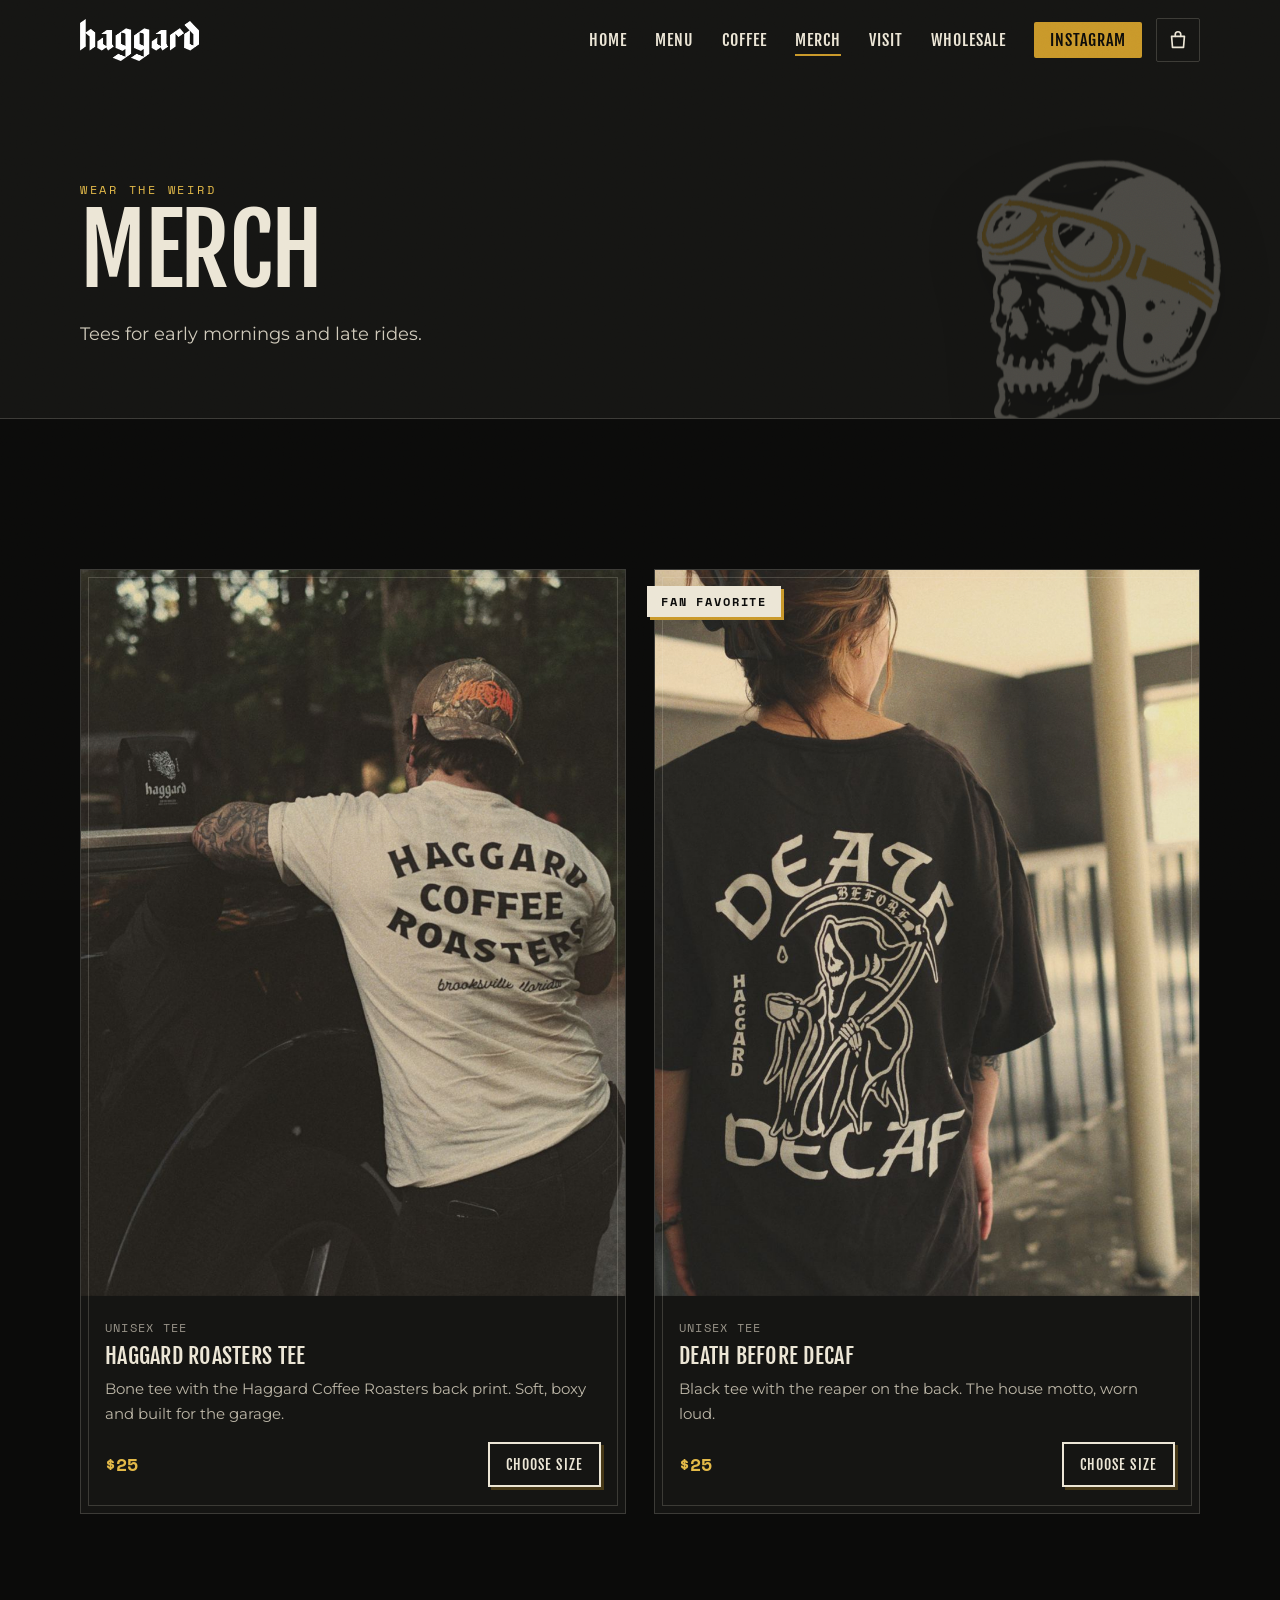
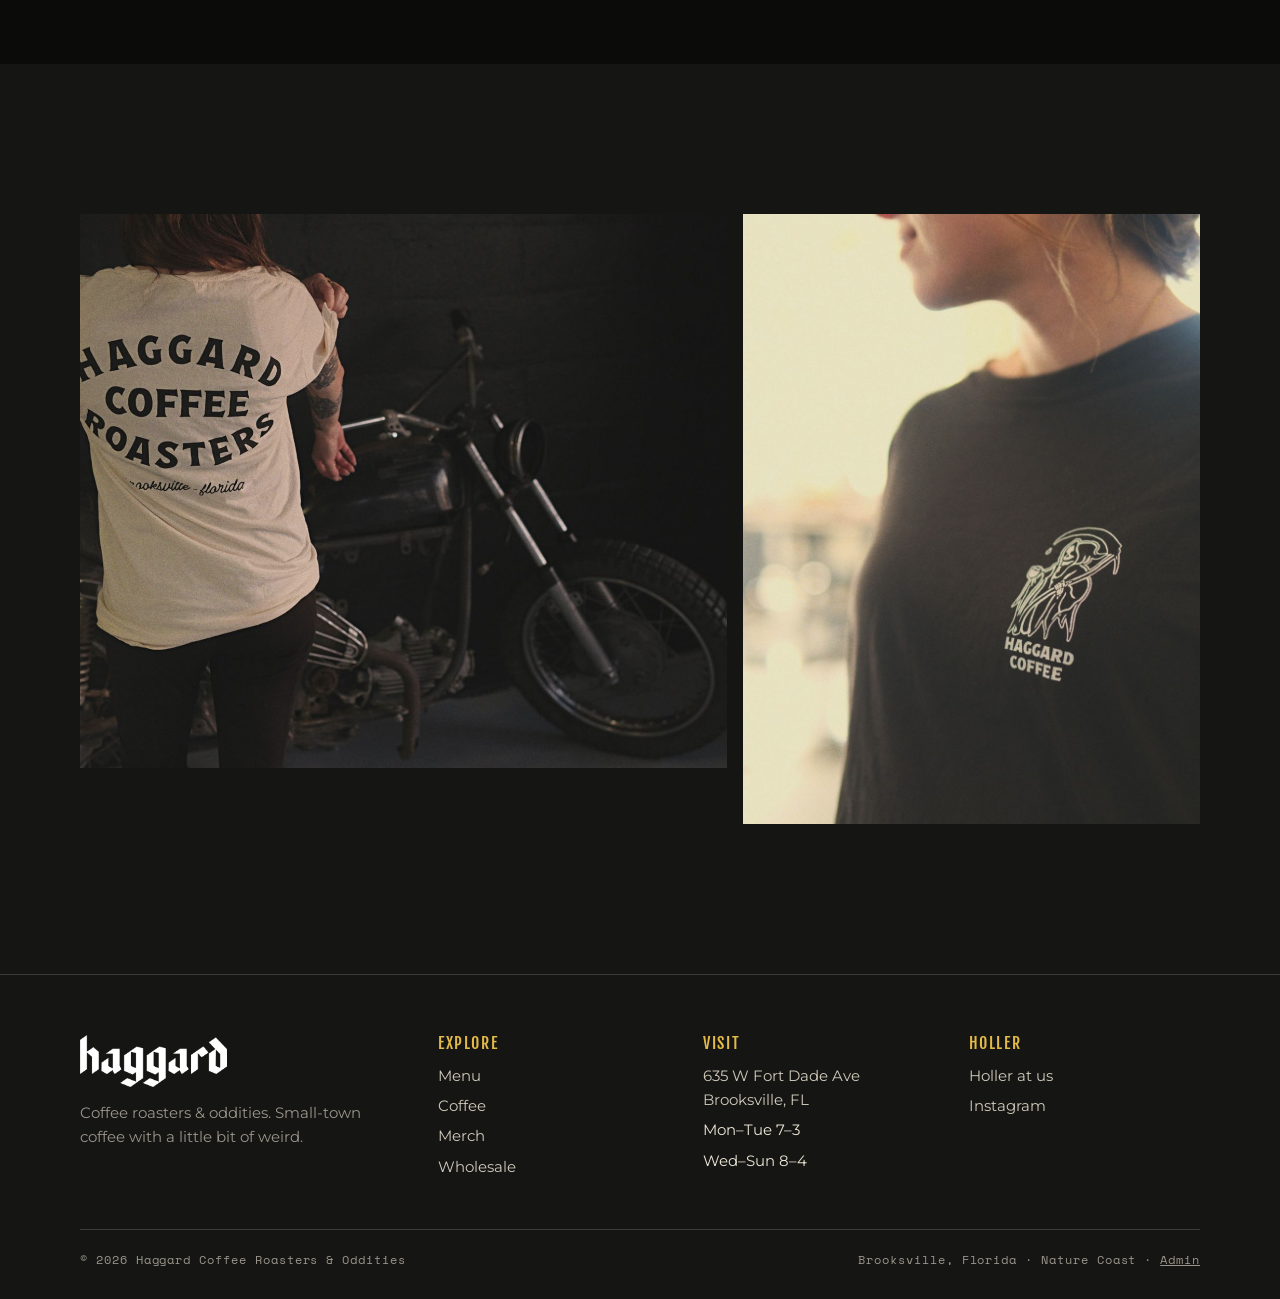
<file: merch.html>
<!doctype html>
<html lang="en"><head><meta charset="utf-8"><meta name="robots" content="noindex,nofollow"><meta name="viewport" content="width=device-width,initial-scale=1">
<title>Merch | Haggard Coffee Roasters & Oddities</title><meta name="description" content="Haggard Roasters tees and Death Before Decaf gear.">
<meta property="og:title" content="Merch | Haggard Coffee Roasters & Oddities"><meta property="og:description" content="Haggard Roasters tees and Death Before Decaf gear."><meta property="og:image" content="img/hero.jpg">
<meta name="theme-color" content="#0b0b0a"><link rel="icon" href="img/wolf.png">
<link rel="preconnect" href="https://fonts.googleapis.com"><link rel="preconnect" href="https://fonts.gstatic.com" crossorigin>
<link href="https://fonts.googleapis.com/css2?family=Damion&family=Fjalla+One&family=Montserrat:wght@400;500;700;800&family=Space+Mono:wght@400;700&display=swap" rel="stylesheet">
<link rel="stylesheet" href="css/style.css?v=7"><link rel="stylesheet" href="css/shop.css?v=7"></head>
<body><a class="skip" href="#main">Skip to content</a>
<header class="site-header"><div class="wrap">
<a class="brand" href="index.html" aria-label="Haggard Coffee Roasters, home"><img src="img/logo.png" alt="Haggard" width="120" height="42"></a>
<button class="burger" aria-label="Menu" aria-expanded="false"><span></span><span></span><span></span></button>
<ul class="nav"><li><a href="index.html">Home</a></li><li><a href="menu.html">Menu</a></li><li><a href="coffee.html">Coffee</a></li><li><a href="merch.html" aria-current="page">Merch</a></li><li><a href="visit.html">Visit</a></li><li><a href="wholesale.html">Wholesale</a></li><li><a class="cta" href="https://instagram.com/haggardcoffeeroasters" target="_blank" rel="noopener">Instagram</a></li></ul>
</div></header>
<main id="main">

<section class="page-hero"><img class="floaty" src="img/art-skull.png" alt="" data-float=".03"><div class="wrap"><p class="eyebrow">Wear the weird</p><h1>Merch</h1><p class="lead">Tees for early mornings and late rides.</p></div></section>
<section class="sec"><div class="wrap"><div class="cards" data-shop="merch"></div></div></section>
<section class="sec" style="background:var(--coal)"><div class="wrap"><div class="gallery"><figure class="g2 rv"><img src="img/tee-moto.jpg" alt="Haggard tee beside a motorcycle" loading="lazy"></figure><figure class="g1 rv d1"><img src="img/merch-reaper.jpg" alt="Tee with the Haggard Coffee reaper logo" loading="lazy"></figure></div></div></section>
</main>
<footer class="site-footer"><div class="wrap"><div class="foot-grid">
<div class="foot-brand"><img src="img/logo.png" alt="Haggard" width="147" height="52"><p>Coffee roasters &amp; oddities. Small-town coffee with a little bit of weird.</p></div>
<div><h3>Explore</h3><ul><li><a href="menu.html">Menu</a></li><li><a href="coffee.html">Coffee</a></li><li><a href="merch.html">Merch</a></li><li><a href="wholesale.html">Wholesale</a></li></ul></div>
<div><h3>Visit</h3><ul><li><a href="https://www.google.com/maps/search/?api=1&query=635+W+Fort+Dade+Ave+Brooksville+FL" target="_blank" rel="noopener">635 W Fort Dade Ave<br>Brooksville, FL</a></li><li>Mon–Tue 7–3</li><li>Wed–Sun 8–4</li></ul></div>
<div><h3>Holler</h3><ul><li><a href="visit.html#contact">Holler at us</a></li><li><a href="https://instagram.com/haggardcoffeeroasters" target="_blank" rel="noopener">Instagram</a></li></ul></div>
</div><div class="copy"><span>© 2026 Haggard Coffee Roasters &amp; Oddities</span><span>Brooksville, Florida · Nature Coast · <a href="admin.html" rel="nofollow">Admin</a></span></div></div></footer>
<script src="js/store.js?v=7"></script><script src="js/shop.js?v=7"></script><script src="js/main.js?v=7"></script></body></html>
</file>
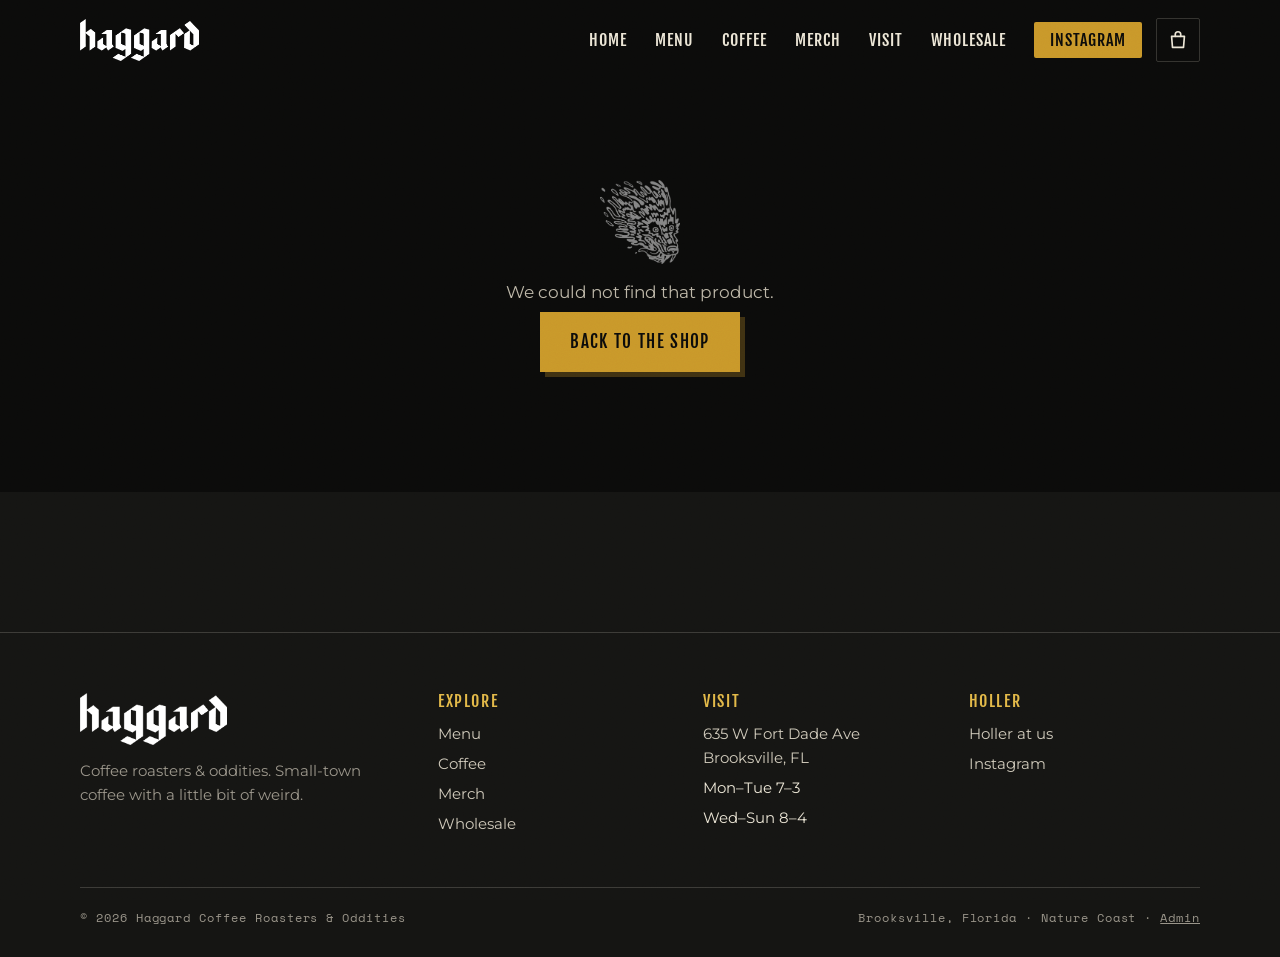
<file: product.html>
<!doctype html>
<html lang="en"><head><meta charset="utf-8"><meta name="robots" content="noindex,nofollow"><meta name="viewport" content="width=device-width,initial-scale=1">
<title>Shop | Haggard Coffee Roasters & Oddities</title><meta name="description" content="Haggard coffee and merch.">
<meta property="og:title" content="Shop | Haggard Coffee Roasters & Oddities"><meta property="og:description" content="Haggard coffee and merch."><meta property="og:image" content="img/hero.jpg">
<meta name="theme-color" content="#0b0b0a"><link rel="icon" href="img/wolf.png">
<link rel="preconnect" href="https://fonts.googleapis.com"><link rel="preconnect" href="https://fonts.gstatic.com" crossorigin>
<link href="https://fonts.googleapis.com/css2?family=Damion&family=Fjalla+One&family=Montserrat:wght@400;500;700;800&family=Space+Mono:wght@400;700&display=swap" rel="stylesheet">
<link rel="stylesheet" href="css/style.css?v=7"><link rel="stylesheet" href="css/shop.css?v=7"></head>
<body><a class="skip" href="#main">Skip to content</a>
<header class="site-header"><div class="wrap">
<a class="brand" href="index.html" aria-label="Haggard Coffee Roasters, home"><img src="img/logo.png" alt="Haggard" width="120" height="42"></a>
<button class="burger" aria-label="Menu" aria-expanded="false"><span></span><span></span><span></span></button>
<ul class="nav"><li><a href="index.html">Home</a></li><li><a href="menu.html">Menu</a></li><li><a href="coffee.html">Coffee</a></li><li><a href="merch.html">Merch</a></li><li><a href="visit.html">Visit</a></li><li><a href="wholesale.html">Wholesale</a></li><li><a class="cta" href="https://instagram.com/haggardcoffeeroasters" target="_blank" rel="noopener">Instagram</a></li></ul>
</div></header>
<main id="main">

<div class="pd-wrap"><div class="wrap" id="product-root"></div></div><section class="sec" id="related" style="background:var(--coal);padding-block:70px"></section>
</main>
<footer class="site-footer"><div class="wrap"><div class="foot-grid">
<div class="foot-brand"><img src="img/logo.png" alt="Haggard" width="147" height="52"><p>Coffee roasters &amp; oddities. Small-town coffee with a little bit of weird.</p></div>
<div><h3>Explore</h3><ul><li><a href="menu.html">Menu</a></li><li><a href="coffee.html">Coffee</a></li><li><a href="merch.html">Merch</a></li><li><a href="wholesale.html">Wholesale</a></li></ul></div>
<div><h3>Visit</h3><ul><li><a href="https://www.google.com/maps/search/?api=1&query=635+W+Fort+Dade+Ave+Brooksville+FL" target="_blank" rel="noopener">635 W Fort Dade Ave<br>Brooksville, FL</a></li><li>Mon–Tue 7–3</li><li>Wed–Sun 8–4</li></ul></div>
<div><h3>Holler</h3><ul><li><a href="visit.html#contact">Holler at us</a></li><li><a href="https://instagram.com/haggardcoffeeroasters" target="_blank" rel="noopener">Instagram</a></li></ul></div>
</div><div class="copy"><span>© 2026 Haggard Coffee Roasters &amp; Oddities</span><span>Brooksville, Florida · Nature Coast · <a href="admin.html" rel="nofollow">Admin</a></span></div></div></footer>
<script src="js/store.js?v=7"></script><script src="js/shop.js?v=7"></script><script src="js/main.js?v=7"></script></body></html>
</file>
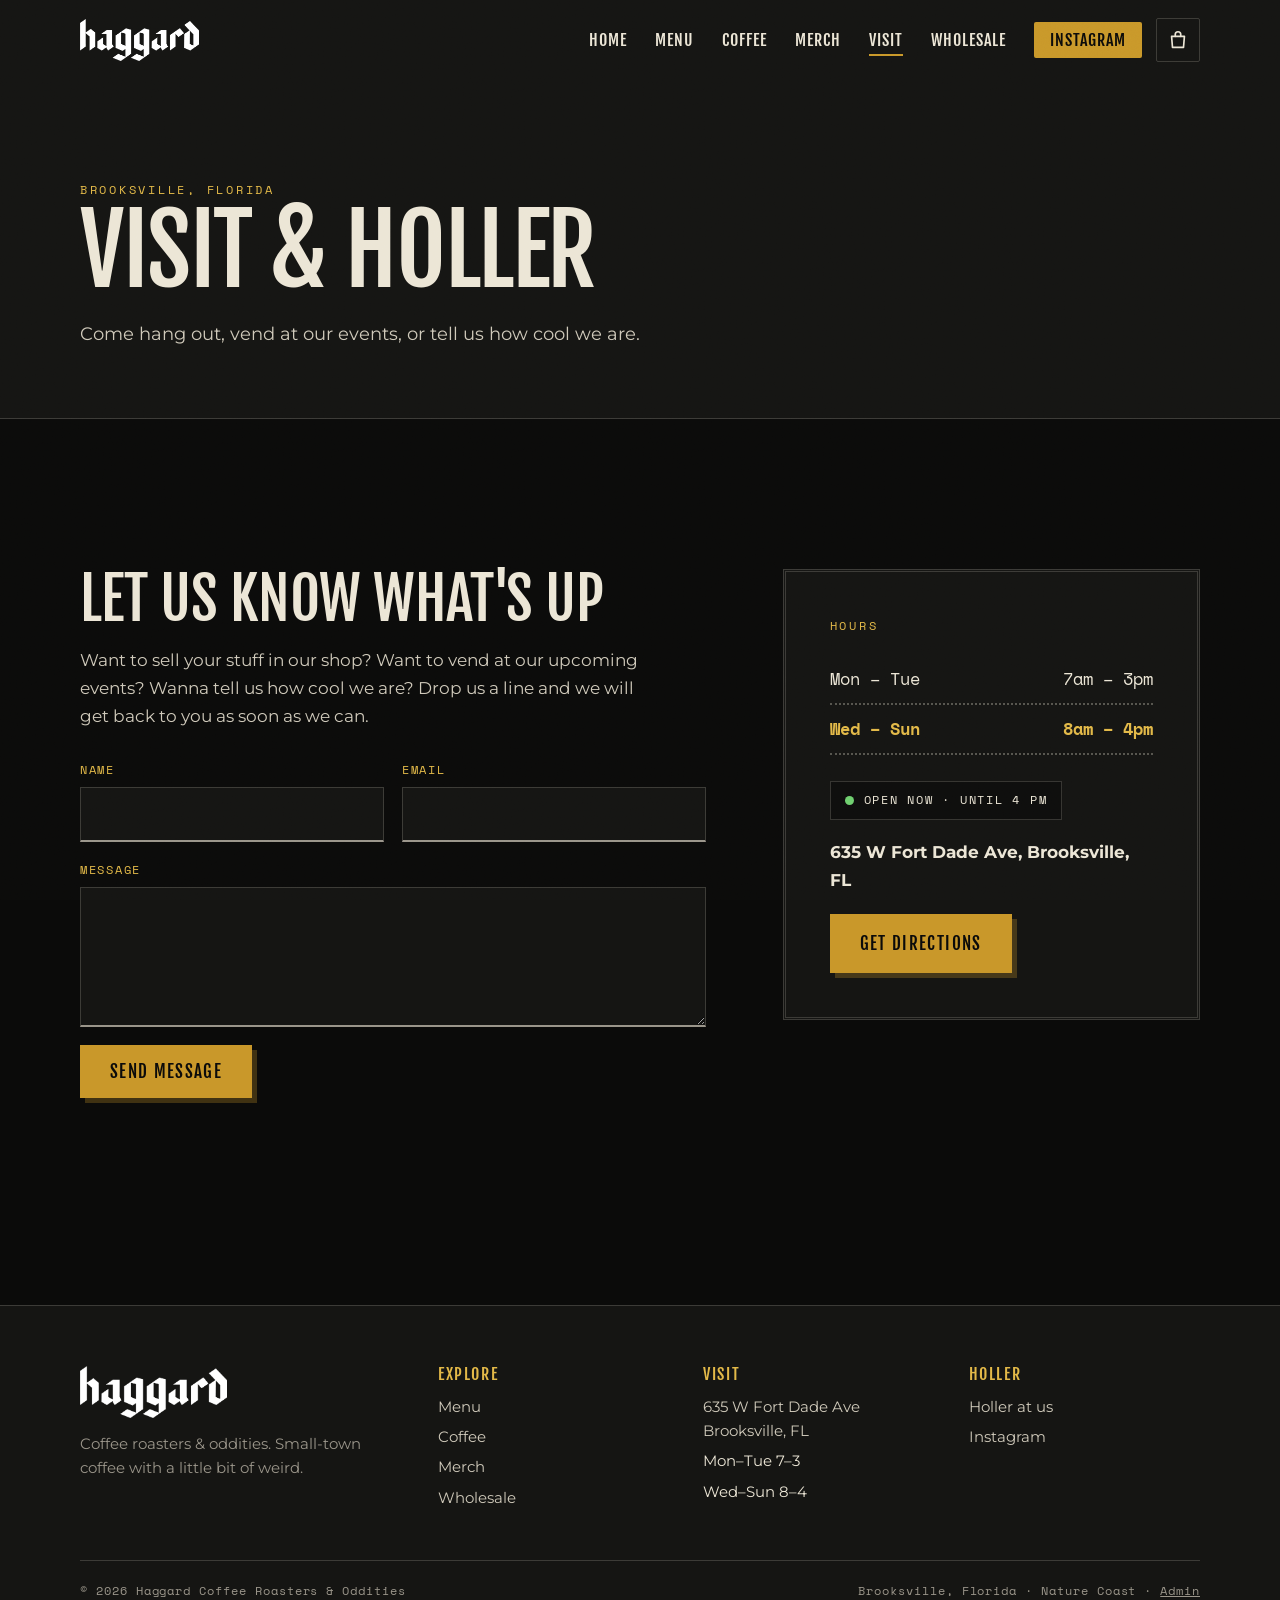
<file: visit.html>
<!doctype html>
<html lang="en"><head><meta charset="utf-8"><meta name="robots" content="noindex,nofollow"><meta name="viewport" content="width=device-width,initial-scale=1">
<title>Visit & Contact | Haggard Coffee Roasters & Oddities</title><meta name="description" content="Hours, address and contact for Haggard Coffee in Brooksville, FL.">
<meta property="og:title" content="Visit & Contact | Haggard Coffee Roasters & Oddities"><meta property="og:description" content="Hours, address and contact for Haggard Coffee in Brooksville, FL."><meta property="og:image" content="img/hero.jpg">
<meta name="theme-color" content="#0b0b0a"><link rel="icon" href="img/wolf.png">
<link rel="preconnect" href="https://fonts.googleapis.com"><link rel="preconnect" href="https://fonts.gstatic.com" crossorigin>
<link href="https://fonts.googleapis.com/css2?family=Damion&family=Fjalla+One&family=Montserrat:wght@400;500;700;800&family=Space+Mono:wght@400;700&display=swap" rel="stylesheet">
<link rel="stylesheet" href="css/style.css?v=7"><link rel="stylesheet" href="css/shop.css?v=7"></head>
<body><a class="skip" href="#main">Skip to content</a>
<header class="site-header"><div class="wrap">
<a class="brand" href="index.html" aria-label="Haggard Coffee Roasters, home"><img src="img/logo.png" alt="Haggard" width="120" height="42"></a>
<button class="burger" aria-label="Menu" aria-expanded="false"><span></span><span></span><span></span></button>
<ul class="nav"><li><a href="index.html">Home</a></li><li><a href="menu.html">Menu</a></li><li><a href="coffee.html">Coffee</a></li><li><a href="merch.html">Merch</a></li><li><a href="visit.html" aria-current="page">Visit</a></li><li><a href="wholesale.html">Wholesale</a></li><li><a class="cta" href="https://instagram.com/haggardcoffeeroasters" target="_blank" rel="noopener">Instagram</a></li></ul>
</div></header>
<main id="main">

<section class="page-hero"><div class="wrap"><p class="eyebrow">Brooksville, Florida</p><h1>Visit &amp; holler</h1><p class="lead">Come hang out, vend at our events, or tell us how cool we are.</p></div></section>
<section class="sec"><div class="wrap split">
<div id="contact"><h2 class="rv">Let us know what's up</h2><p class="rv" style="margin:16px 0 30px;max-width:52ch;color:#cfc9ba">Want to sell your stuff in our shop? Want to vend at our upcoming events? Wanna tell us how cool we are? Drop us a line and we will get back to you as soon as we can.</p>
<form class="form rv" data-form="contact" data-ok="Thanks! We will get back to you soon."><input type="text" name="_gotcha" tabindex="-1" autocomplete="off" style="position:absolute;left:-9999px" aria-hidden="true"><input type="hidden" name="_subject" value="Haggard website: new message"><div class="two"><label>Name<input name="name" required autocomplete="name"></label><label>Email<input type="email" name="email" required autocomplete="email"></label></div><label>Message<textarea name="message" required></textarea></label><div><button class="btn" type="submit">Send message</button></div><p class="form-msg" role="status"></p></form></div>
<aside class="rv d1"><div class="ticket"><p class="eyebrow">Hours</p><ul class="hours"><li data-d="1,2"><span>Mon – Tue</span><span>7am – 3pm</span></li><li data-d="0,3,4,5,6"><span>Wed – Sun</span><span>8am – 4pm</span></li></ul><div class="open-badge" style="margin-bottom:18px"><span class="dot"></span><span class="txt">Checking…</span></div><p class="addr" style="font-weight:700">635 W Fort Dade Ave, Brooksville, FL</p><a class="btn" style="margin-top:20px" href="https://www.google.com/maps/search/?api=1&query=635+W+Fort+Dade+Ave+Brooksville+FL" target="_blank" rel="noopener">Get directions</a></div></aside>
</div></section>
</main>
<footer class="site-footer"><div class="wrap"><div class="foot-grid">
<div class="foot-brand"><img src="img/logo.png" alt="Haggard" width="147" height="52"><p>Coffee roasters &amp; oddities. Small-town coffee with a little bit of weird.</p></div>
<div><h3>Explore</h3><ul><li><a href="menu.html">Menu</a></li><li><a href="coffee.html">Coffee</a></li><li><a href="merch.html">Merch</a></li><li><a href="wholesale.html">Wholesale</a></li></ul></div>
<div><h3>Visit</h3><ul><li><a href="https://www.google.com/maps/search/?api=1&query=635+W+Fort+Dade+Ave+Brooksville+FL" target="_blank" rel="noopener">635 W Fort Dade Ave<br>Brooksville, FL</a></li><li>Mon–Tue 7–3</li><li>Wed–Sun 8–4</li></ul></div>
<div><h3>Holler</h3><ul><li><a href="visit.html#contact">Holler at us</a></li><li><a href="https://instagram.com/haggardcoffeeroasters" target="_blank" rel="noopener">Instagram</a></li></ul></div>
</div><div class="copy"><span>© 2026 Haggard Coffee Roasters &amp; Oddities</span><span>Brooksville, Florida · Nature Coast · <a href="admin.html" rel="nofollow">Admin</a></span></div></div></footer>
<script src="js/store.js?v=7"></script><script src="js/shop.js?v=7"></script><script src="js/main.js?v=7"></script></body></html>
</file>
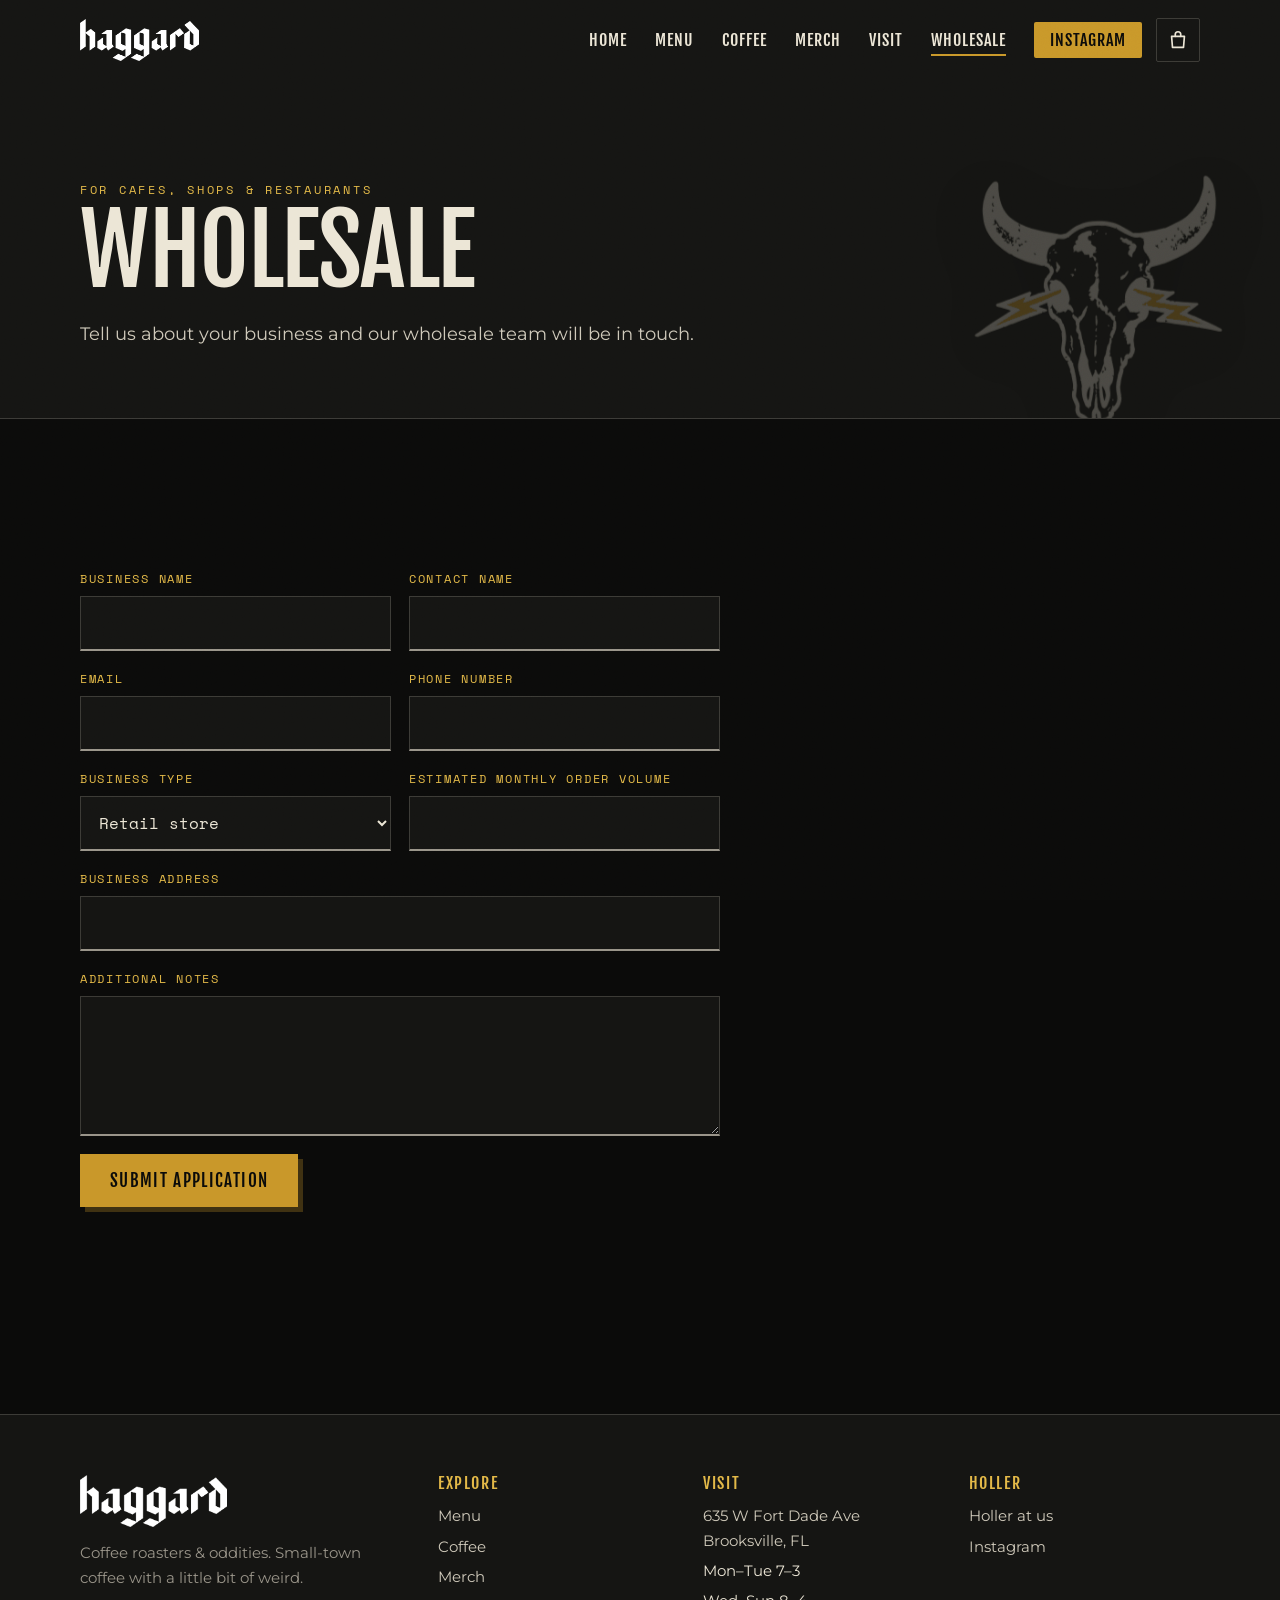
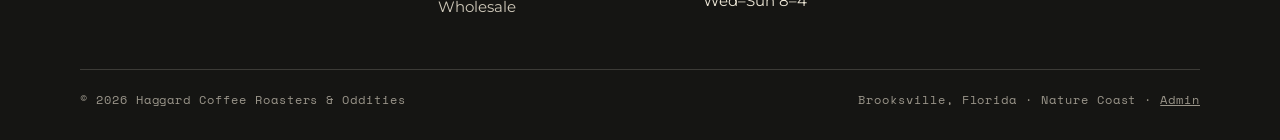
<file: wholesale.html>
<!doctype html>
<html lang="en"><head><meta charset="utf-8"><meta name="robots" content="noindex,nofollow"><meta name="viewport" content="width=device-width,initial-scale=1">
<title>Wholesale | Haggard Coffee Roasters & Oddities</title><meta name="description" content="Apply to stock Haggard coffee in your cafe, restaurant or shop.">
<meta property="og:title" content="Wholesale | Haggard Coffee Roasters & Oddities"><meta property="og:description" content="Apply to stock Haggard coffee in your cafe, restaurant or shop."><meta property="og:image" content="img/hero.jpg">
<meta name="theme-color" content="#0b0b0a"><link rel="icon" href="img/wolf.png">
<link rel="preconnect" href="https://fonts.googleapis.com"><link rel="preconnect" href="https://fonts.gstatic.com" crossorigin>
<link href="https://fonts.googleapis.com/css2?family=Damion&family=Fjalla+One&family=Montserrat:wght@400;500;700;800&family=Space+Mono:wght@400;700&display=swap" rel="stylesheet">
<link rel="stylesheet" href="css/style.css?v=7"><link rel="stylesheet" href="css/shop.css?v=7"></head>
<body><a class="skip" href="#main">Skip to content</a>
<header class="site-header"><div class="wrap">
<a class="brand" href="index.html" aria-label="Haggard Coffee Roasters, home"><img src="img/logo.png" alt="Haggard" width="120" height="42"></a>
<button class="burger" aria-label="Menu" aria-expanded="false"><span></span><span></span><span></span></button>
<ul class="nav"><li><a href="index.html">Home</a></li><li><a href="menu.html">Menu</a></li><li><a href="coffee.html">Coffee</a></li><li><a href="merch.html">Merch</a></li><li><a href="visit.html">Visit</a></li><li><a href="wholesale.html" aria-current="page">Wholesale</a></li><li><a class="cta" href="https://instagram.com/haggardcoffeeroasters" target="_blank" rel="noopener">Instagram</a></li></ul>
</div></header>
<main id="main">

<section class="page-hero"><img class="floaty" src="img/art-bull.png" alt="" data-float=".03"><div class="wrap"><p class="eyebrow">For cafes, shops &amp; restaurants</p><h1>Wholesale</h1><p class="lead">Tell us about your business and our wholesale team will be in touch.</p></div></section>
<section class="sec"><div class="wrap"><form class="form rv" data-form="wholesale" data-ok="Thanks! Our wholesale team will be in touch."><input type="text" name="_gotcha" tabindex="-1" autocomplete="off" style="position:absolute;left:-9999px" aria-hidden="true"><input type="hidden" name="_subject" value="Haggard website: wholesale application">
<div class="two"><label>Business name<input name="biz" required></label><label>Contact name<input name="contact" required autocomplete="name"></label></div>
<div class="two"><label>Email<input type="email" name="email" required autocomplete="email"></label><label>Phone number<input type="tel" name="phone" autocomplete="tel"></label></div>
<div class="two"><label>Business type<select name="type"><option>Retail store</option><option>Restaurant or cafe</option><option>Online store</option><option>Other</option></select></label><label>Estimated monthly order volume<input name="vol"></label></div>
<label>Business address<input name="addr" autocomplete="street-address"></label><label>Additional notes<textarea name="notes"></textarea></label>
<div><button class="btn" type="submit">Submit application</button></div><p class="form-msg" role="status"></p></form></div></section>
</main>
<footer class="site-footer"><div class="wrap"><div class="foot-grid">
<div class="foot-brand"><img src="img/logo.png" alt="Haggard" width="147" height="52"><p>Coffee roasters &amp; oddities. Small-town coffee with a little bit of weird.</p></div>
<div><h3>Explore</h3><ul><li><a href="menu.html">Menu</a></li><li><a href="coffee.html">Coffee</a></li><li><a href="merch.html">Merch</a></li><li><a href="wholesale.html">Wholesale</a></li></ul></div>
<div><h3>Visit</h3><ul><li><a href="https://www.google.com/maps/search/?api=1&query=635+W+Fort+Dade+Ave+Brooksville+FL" target="_blank" rel="noopener">635 W Fort Dade Ave<br>Brooksville, FL</a></li><li>Mon–Tue 7–3</li><li>Wed–Sun 8–4</li></ul></div>
<div><h3>Holler</h3><ul><li><a href="visit.html#contact">Holler at us</a></li><li><a href="https://instagram.com/haggardcoffeeroasters" target="_blank" rel="noopener">Instagram</a></li></ul></div>
</div><div class="copy"><span>© 2026 Haggard Coffee Roasters &amp; Oddities</span><span>Brooksville, Florida · Nature Coast · <a href="admin.html" rel="nofollow">Admin</a></span></div></div></footer>
<script src="js/store.js?v=7"></script><script src="js/shop.js?v=7"></script><script src="js/main.js?v=7"></script></body></html>
</file>
<file: css/style.css>
[hidden]{display:none!important}
:root{
  --ink:#0b0b0a; --coal:#151513; --char:#222220; --bone:#ece6d6; --paper:#f2f1ed;
  --brass:#c9982a; --brass-hi:#e3b948; --mute:#9a958a; --line:rgba(236,230,214,.18);
  --display:"Fjalla One","Impact",sans-serif; --body:"Montserrat",system-ui,sans-serif;
  --mono:"Space Mono",ui-monospace,monospace; --script:"Damion",cursive;
  --max:1200px; --gut:clamp(16px,4vw,40px);
}
*{box-sizing:border-box;margin:0;padding:0}
html{scroll-behavior:smooth;overflow-x:clip}
body{background:var(--ink);color:var(--bone);font-family:var(--body);font-size:17px;line-height:1.65;overflow-x:hidden;-webkit-font-smoothing:antialiased}
img{display:block;max-width:100%;height:auto}
a{color:inherit}
:focus-visible{outline:2px solid var(--brass-hi);outline-offset:3px}
.skip{position:absolute;left:-999px;top:8px;background:var(--brass);color:var(--ink);padding:8px 14px;z-index:99}
.skip:focus{left:8px}
/* paper grain over everything */
body::after{content:"";position:fixed;inset:0;pointer-events:none;z-index:90;opacity:.07;mix-blend-mode:overlay;
  background-image:url("data:image/svg+xml,%3Csvg xmlns='http://www.w3.org/2000/svg' width='180' height='180'%3E%3Cfilter id='n'%3E%3CfeTurbulence type='fractalNoise' baseFrequency='.85' numOctaves='2' stitchTiles='stitch'/%3E%3C/filter%3E%3Crect width='100%25' height='100%25' filter='url(%23n)'/%3E%3C/svg%3E")}
.wrap{max-width:var(--max);margin:0 auto;padding:0 var(--gut)}
h1,h2,h3{font-family:var(--display);font-weight:400;text-transform:uppercase;line-height:1.05;letter-spacing:.01em}
h1{font-size:clamp(2.6rem,8vw,6rem);letter-spacing:-.015em} h2{font-size:clamp(2rem,5vw,3.6rem);letter-spacing:-.008em} h3{font-size:1.4rem;letter-spacing:.012em}
.eyebrow{font-family:var(--mono);font-size:.78rem;letter-spacing:.22em;text-transform:uppercase;color:var(--brass-hi)}
.script{font-family:var(--script);color:var(--brass-hi);text-transform:none;letter-spacing:0}
p+p{margin-top:1em}

/* header */
.site-header{position:fixed;inset:0 0 auto 0;z-index:50;transition:background .3s,backdrop-filter .3s,padding .3s;padding:18px 0}
.site-header.solid{background:rgba(11,11,10,.72);-webkit-backdrop-filter:blur(18px) saturate(180%);backdrop-filter:blur(18px) saturate(180%);padding:10px 0;box-shadow:0 1px 0 rgba(255,255,255,.07),0 14px 28px -16px rgba(0,0,0,.7)}
.site-header .wrap{display:flex;align-items:center;justify-content:space-between;gap:20px}
.brand img{height:42px;width:auto;transition:height .3s}
.solid .brand img{height:34px}
.nav{display:flex;gap:clamp(14px,2.2vw,30px);align-items:center;list-style:none}
.nav a{font-family:var(--display);text-transform:uppercase;text-decoration:none;font-size:1.02rem;letter-spacing:.06em;position:relative;padding:4px 0}
.nav a::after{content:"";position:absolute;left:0;bottom:-2px;height:2px;width:0;background:var(--brass);transition:width .25s}
.nav a:hover::after,.nav a[aria-current]::after{width:100%}
.nav .cta{background:var(--brass);color:var(--ink);padding:8px 16px;border-radius:2px}
.nav .cta::after{display:none}
.nav .cta:hover{background:var(--brass-hi)}
.burger{display:none;background:none;border:1px solid var(--line);color:var(--bone);width:44px;height:44px;border-radius:2px;cursor:pointer}
.burger span{display:block;width:20px;height:2px;background:currentColor;margin:5px auto;transition:.25s}
@media (max-width:860px){
  .burger{display:block}
  .nav{position:fixed;inset:0;background:var(--ink);flex-direction:column;justify-content:center;gap:26px;font-size:1.6rem;transform:translateY(-100%);transition:transform .4s cubic-bezier(.7,0,.2,1);z-index:-1}
  .nav a{font-size:1.8rem}
  .nav-open .nav{transform:none}
  .nav-open .burger span:nth-child(1){transform:translateY(7px) rotate(45deg)}
  .nav-open .burger span:nth-child(2){opacity:0}
  .nav-open .burger span:nth-child(3){transform:translateY(-7px) rotate(-45deg)}
  .site-header{z-index:60} .brand,.burger{position:relative;z-index:2}
  .site-header.solid{backdrop-filter:none;background:rgba(11,11,10,.96)}
  .nav{visibility:hidden;transition:transform .4s cubic-bezier(.7,0,.2,1),visibility 0s .4s}
  .nav-open .nav{visibility:visible;transition-delay:0s}
}

/* buttons */
.btn{display:inline-block;font-family:var(--display);text-transform:uppercase;letter-spacing:.08em;text-decoration:none;padding:14px 28px;border:2px solid var(--brass);background:var(--brass);color:var(--ink);cursor:pointer;font-size:1.05rem;transition:transform .2s,background .2s,color .2s;box-shadow:5px 5px 0 rgba(201,152,42,.28)}
.btn:hover{transform:translate(-2px,-2px);background:var(--brass-hi)}
.btn.ghost{background:transparent;color:var(--bone);border-color:var(--bone);box-shadow:5px 5px 0 rgba(236,230,214,.14)}
.btn.ghost:hover{background:var(--bone);color:var(--ink)}
.btn[disabled]{opacity:.55;cursor:not-allowed;transform:none}

/* hero */
.hero{position:relative;min-height:100svh;display:flex;align-items:flex-end;overflow:hidden;isolation:isolate}
.hero-bg{position:absolute;inset:-8% 0 0;z-index:-2;background:url(../img/hero.jpg) center 35%/cover;filter:grayscale(.15) contrast(1.05);will-change:transform}
.hero::before{content:"";position:absolute;inset:0;z-index:-1;background:linear-gradient(180deg,rgba(11,11,10,.55) 0%,rgba(11,11,10,.1) 30%,rgba(11,11,10,.75) 78%,var(--ink) 100%)}
.hero-inner{padding:140px 0 clamp(60px,10vh,110px);width:100%}
.hero h1{max-width:12ch;text-shadow:0 4px 40px rgba(0,0,0,.6)}
.hero h1 em{font-style:normal;color:var(--brass-hi)}
.hero p.lead{max-width:48ch;margin-top:22px;font-size:1.15rem;color:#d8d2c2}
.hero-cta{display:flex;gap:16px;flex-wrap:wrap;margin-top:34px}
.open-badge{display:inline-flex;align-items:center;gap:10px;font-family:var(--mono);font-size:.78rem;letter-spacing:.14em;text-transform:uppercase;border:1px solid var(--line);background:rgba(11,11,10,.6);backdrop-filter:blur(6px);padding:8px 14px;margin-bottom:26px}
.dot{width:9px;height:9px;border-radius:50%;background:var(--mute)}
.is-open .dot{background:#6fcf6f;box-shadow:0 0 0 0 rgba(111,207,111,.7);animation:pulse 2s infinite}
@keyframes pulse{70%{box-shadow:0 0 0 10px rgba(111,207,111,0)}100%{box-shadow:0 0 0 0 rgba(111,207,111,0)}}
.hero-wolf{position:absolute;right:-4vw;bottom:-6vh;width:min(46vw,560px);opacity:.1;z-index:-1;pointer-events:none}
.scroll-cue{position:absolute;right:var(--gut);bottom:34px;font-family:var(--mono);font-size:.7rem;letter-spacing:.3em;writing-mode:vertical-rl;color:var(--mute)}
@media (max-width:700px){.scroll-cue{display:none}}

/* marquee */
.marquee{background:var(--brass);color:var(--ink);overflow:hidden;border-block:3px solid var(--ink);transform:rotate(-1.2deg);margin:-14px -2vw 0;position:relative;z-index:3}
.marquee-track{display:flex;width:max-content;animation:slide 32s linear infinite}
.marquee span{font-family:var(--display);text-transform:uppercase;font-size:1.5rem;letter-spacing:.06em;padding:12px 26px;white-space:nowrap}
.marquee span::after{content:"✶";margin-left:52px}
@keyframes slide{to{transform:translateX(-50%)}}

/* sections */
section{position:relative}
.sec{padding:clamp(80px,12vw,150px) 0}
.sec-head{margin-bottom:clamp(36px,6vw,64px)}
.sec-head h2{margin-top:10px}
.floaty{position:absolute;pointer-events:none;opacity:.9;filter:drop-shadow(0 10px 30px rgba(0,0,0,.6));will-change:transform}

/* story */
.story{background:var(--coal);overflow:hidden}
.story::before,.story::after{content:"";position:absolute;left:0;right:0;height:60px;pointer-events:none}
.story-grid{display:grid;grid-template-columns:1.1fr .9fr;gap:clamp(30px,6vw,90px);align-items:center}
.story h2 em{font-style:normal;color:var(--brass-hi)}
.story p{color:#cfc9ba;max-width:52ch}
.stack{position:relative;aspect-ratio:4/5}
.stack img{position:absolute;object-fit:cover;border:8px solid var(--bone);box-shadow:0 30px 60px rgba(0,0,0,.6)}
.stack img:nth-child(1){width:68%;height:72%;left:0;top:0;transform:rotate(-3deg);filter:grayscale(.2)}
.stack img:nth-child(2){width:58%;height:56%;right:0;bottom:0;transform:rotate(3.5deg)}
.stack .tape{position:absolute;width:90px;height:26px;background:rgba(201,152,42,.8);left:30%;top:-10px;transform:rotate(-6deg);z-index:2}
@media (max-width:820px){.story-grid{grid-template-columns:1fr}.stack{max-width:480px}}

/* ticket cards */
.cards{display:grid;grid-template-columns:repeat(auto-fit,minmax(260px,1fr));gap:28px}
.card{position:relative;background:var(--coal);border:1px solid var(--line);outline:1px solid var(--line);outline-offset:-9px;transition:transform .35s,border-color .35s;transform-style:preserve-3d}
.card:hover{border-color:var(--brass)}
.card figure{overflow:hidden;aspect-ratio:3/4;background:var(--char)}
.card figure img{width:100%;height:100%;object-fit:cover;transition:transform .8s}
.card:hover figure img{transform:scale(1.06)}
.card-body{padding:22px 24px 26px}
.card-body .meta{font-family:var(--mono);font-size:.78rem;color:var(--mute);letter-spacing:.1em;text-transform:uppercase}
.card-body h3{margin:6px 0 8px}
.card-body p{font-size:.95rem;color:#bdb7a8}
.price{font-family:var(--mono);font-weight:700;color:var(--brass-hi)}
.tag{position:absolute;top:16px;left:-8px;background:var(--bone);color:var(--ink);font-family:var(--mono);font-size:.72rem;font-weight:700;letter-spacing:.16em;text-transform:uppercase;padding:6px 14px;z-index:2;box-shadow:3px 3px 0 var(--brass)}
.notify{display:flex;gap:8px;margin-top:16px;flex-wrap:wrap}
.notify input{flex:1;min-width:150px}

/* bands & gallery */
.band{height:min(70vh,640px);position:relative;overflow:hidden;display:grid;place-items:center;text-align:center;isolation:isolate}
.band-bg{position:absolute;inset:-12% 0;z-index:-2;background-size:cover;background-position:center;will-change:transform}
.band::before{content:"";position:absolute;inset:0;background:rgba(11,11,10,.55);z-index:-1}
.band blockquote{font-family:var(--script);font-size:clamp(2.2rem,6.5vw,5rem);line-height:1.1;padding:0 var(--gut);max-width:18ch;margin:auto;text-shadow:0 4px 30px rgba(0,0,0,.7)}
.band cite{display:block;font-family:var(--mono);font-style:normal;font-size:.78rem;letter-spacing:.22em;margin-top:20px;color:var(--brass-hi);text-transform:uppercase}

.gallery{display:grid;grid-template-columns:repeat(12,1fr);gap:16px}
.gallery figure{overflow:hidden;position:relative;background:var(--char)}
.gallery img{width:100%;height:100%;object-fit:cover;transition:transform .8s;filter:saturate(.9)}
.gallery figure:hover img{transform:scale(1.05)}
.gallery .g1{grid-column:span 5;aspect-ratio:3/4}
.gallery .g2{grid-column:span 7;aspect-ratio:7/6}
.gallery .g3{grid-column:span 4;aspect-ratio:3/4}
.gallery .g4{grid-column:span 8;aspect-ratio:8/6}
@media (max-width:700px){.gallery .g1,.gallery .g2,.gallery .g3,.gallery .g4{grid-column:span 12;aspect-ratio:4/3}}

/* visit */
.visit{background:var(--bone);color:var(--ink);overflow:hidden}
.visit .eyebrow{color:#8b6510}
.visit-grid{display:grid;grid-template-columns:1fr 1fr;gap:clamp(30px,6vw,80px);align-items:center}
.ticket{border:3px double var(--ink);padding:clamp(24px,4vw,44px);background:var(--paper);position:relative}
.hours{list-style:none;font-family:var(--mono);margin:18px 0 26px}
.hours li{display:flex;justify-content:space-between;gap:12px;padding:10px 0;border-bottom:2px dotted rgba(11,11,10,.35)}
.hours li.today{font-weight:700;color:#7a5608}
.visit p.addr{font-weight:700;font-size:1.1rem}
.visit .btn.ghost{color:var(--ink);border-color:var(--ink);box-shadow:5px 5px 0 rgba(11,11,10,.15)}
.visit .btn.ghost:hover{background:var(--ink);color:var(--bone)}
.visit .photo{position:relative}
.visit .photo img{border:8px solid var(--ink);transform:rotate(2deg);box-shadow:0 30px 50px rgba(0,0,0,.35)}
@media (max-width:820px){.visit-grid{grid-template-columns:1fr}}

/* insta strip */
.follow{text-align:center;overflow:hidden}
.follow h2 a{text-decoration:none;color:var(--brass-hi)}
.follow img.wolf{width:110px;margin:0 auto 24px;opacity:.9}

/* footer */
.site-footer{background:var(--coal);border-top:1px solid var(--line);padding:60px 0 30px;font-size:.92rem}
.foot-grid{display:grid;grid-template-columns:1.4fr 1fr 1fr 1fr;gap:34px}
.foot-grid h3{font-size:1rem;color:var(--brass-hi);margin-bottom:12px;letter-spacing:.1em}
.foot-grid ul{list-style:none}.foot-grid li{margin:6px 0}
.foot-grid a{text-decoration:none;color:#cfc9ba}.foot-grid a:hover{color:var(--brass-hi)}
.foot-brand img{height:52px;width:auto;margin-bottom:14px}
.foot-brand p{color:var(--mute);max-width:30ch}
.copy{margin-top:44px;padding-top:20px;border-top:1px solid var(--line);color:var(--mute);font-family:var(--mono);font-size:.74rem;letter-spacing:.08em;display:flex;justify-content:space-between;flex-wrap:wrap;gap:8px}
@media (max-width:820px){.foot-grid{grid-template-columns:1fr 1fr}.foot-brand{grid-column:1/-1}}

/* inner page hero */
.page-hero{padding:180px 0 70px;background:var(--coal);position:relative;overflow:hidden;border-bottom:1px solid var(--line)}
.page-hero p.lead{max-width:56ch;color:#cfc9ba;margin-top:18px;font-size:1.1rem}
.page-hero .floaty{right:4vw;bottom:-20px;width:min(28vw,260px);opacity:.28}
@media (max-width:700px){.page-hero{padding-top:130px}}

/* menu page */
.menu-sheet{background:var(--paper);color:#222;border:4px double #222;border-radius:26px;padding:clamp(22px,4vw,54px);position:relative;box-shadow:0 40px 80px rgba(0,0,0,.6)}
.menu-sheet::before{content:"";position:absolute;inset:8px;border:2px solid #222;border-radius:20px;pointer-events:none}
.menu-top{text-align:center;margin-bottom:34px}
.menu-top img{height:clamp(56px,9vw,90px);width:auto;margin:0 auto;filter:invert(1) brightness(.18)}
.menu-top p{font-family:var(--display);letter-spacing:.06em;font-size:1.15rem;text-transform:uppercase;margin-top:8px}
.ribbon{background:#2b2b29;color:#f2f1ed;font-family:var(--display);text-transform:uppercase;font-size:1.5rem;padding:8px 26px 8px 22px;clip-path:polygon(0 0,100% 0,97% 50%,100% 100%,0 100%,3% 50%);margin:30px 0 22px;display:flex;justify-content:space-between;align-items:baseline;gap:12px;flex-wrap:wrap}
.ribbon small{font-family:var(--mono);font-size:.8rem;letter-spacing:.12em}
.msec{display:grid;grid-template-columns:1fr 150px;gap:24px;align-items:center}
.msec.rev{grid-template-columns:150px 1fr}
.msec img{width:100%;height:auto;filter:invert(1) brightness(.12) sepia(.15)}
.msec img.gold{filter:none}
.label{display:inline-block;font-family:var(--mono);font-style:italic;font-size:.95rem;border:1.5px solid #222;padding:2px 22px 2px 10px;clip-path:polygon(0 0,88% 0,100% 50%,88% 100%,0 100%);margin-bottom:14px}
.label.fill{background:#b88a20;color:#fff;border-color:#b88a20}
.items{display:grid;grid-template-columns:repeat(auto-fill,minmax(170px,1fr));gap:14px 22px}
.items b{display:block;font-weight:800;text-transform:uppercase;font-size:.9rem;letter-spacing:.02em}
.items span{font-family:var(--mono);font-size:.88rem;color:#444}
.rule{height:4px;background:#222;margin:26px 0;border:0}
.custom{display:grid;grid-template-columns:auto 1fr 1fr;gap:20px;align-items:start;font-family:var(--mono);font-size:.85rem}
.custom b{font-family:var(--body);text-transform:uppercase;font-size:.78rem;letter-spacing:.1em;display:block}
.sammy{padding:16px 0;border-bottom:5px solid #222}
.sammy:last-of-type{border-bottom:0}
.sammy .row{display:flex;gap:10px;align-items:baseline}
.sammy h4{font-weight:800;text-transform:uppercase;font-size:1.02rem;white-space:nowrap}
.sammy .dots{flex:1;border-bottom:3px dotted #666;transform:translateY(-4px)}
.sammy .pr{font-family:var(--mono);font-weight:700}
.sammy p{font-family:var(--mono);font-size:.85rem;color:#444;margin-top:2px}
.note{font-family:var(--mono);font-style:italic;font-size:.85rem;color:#444;margin-bottom:6px}
.lil{display:grid;grid-template-columns:260px 1fr;gap:22px;margin-top:26px;align-items:start}
.lil-box{border:2px solid #222}
.lil-box h4{background:#2b2b29;color:#f2f1ed;font-family:var(--display);font-weight:400;font-size:1.5rem;text-align:center;padding:6px;text-transform:uppercase}
.lil-box ul{list-style:none;padding:12px 16px}
.lil-box li{display:flex;justify-content:space-between;font-family:var(--mono);font-size:.85rem;padding:3px 0}
.lil-box li b{font-family:var(--body);font-weight:800;text-transform:uppercase}
.combo{border:2px solid #222;padding:14px 20px;display:flex;justify-content:space-between;gap:16px;align-items:center;flex-wrap:wrap;margin-top:14px}
.combo .script{color:#222;font-size:2rem;line-height:1}
.combo .pr{font-family:var(--display);font-size:2rem}
.combo p{font-family:var(--mono);font-size:.82rem;color:#444;width:100%;margin:0}
.rotating{margin-top:30px;text-align:center;font-family:var(--mono);font-size:.82rem;letter-spacing:.1em;text-transform:uppercase;color:#444}
@media (max-width:760px){
  .msec,.msec.rev{grid-template-columns:1fr}.msec img{max-width:130px;margin:0 auto;order:-1}
  .items{grid-template-columns:1fr 1fr}.msec img{max-width:110px}
  .custom{grid-template-columns:1fr}.lil{grid-template-columns:1fr}
  .sammy h4{white-space:normal}
}

/* forms */
.form{max-width:640px;display:grid;gap:18px}
.form label{display:grid;gap:6px;font-family:var(--mono);font-size:.78rem;letter-spacing:.14em;text-transform:uppercase;color:var(--brass-hi)}
input,select,textarea{font:inherit;color:var(--bone);background:var(--coal);border:1px solid var(--line);border-bottom:2px solid var(--mute);padding:13px 14px;width:100%;border-radius:0;font-size:1rem;text-transform:none;letter-spacing:0}
input:focus,select:focus,textarea:focus{outline:none;border-color:var(--brass);background:var(--char)}
textarea{min-height:140px;resize:vertical}
select option{background:var(--coal)}
.two{display:grid;grid-template-columns:1fr 1fr;gap:18px}
@media (max-width:600px){.two{grid-template-columns:1fr}}
.form-msg{margin-top:14px;font-family:var(--mono);color:var(--brass-hi);min-height:1.5em}
.split{display:grid;grid-template-columns:1.2fr .8fr;gap:clamp(30px,6vw,80px);align-items:start}
.split aside .ticket{background:var(--coal);border-color:var(--line);color:var(--bone)}
.split aside .hours li{border-color:rgba(236,230,214,.3)}
.split aside .hours li.today{color:var(--brass-hi)}
@media (max-width:820px){.split{grid-template-columns:1fr}}

/* reveal */
.rv{opacity:0;transform:translateY(34px);transition:opacity .9s ease,transform .9s cubic-bezier(.2,.7,.2,1)}
.rv.in{opacity:1;transform:none}
.rv.d1{transition-delay:.12s}.rv.d2{transition-delay:.24s}.rv.d3{transition-delay:.36s}
@media (prefers-reduced-motion:reduce){
  *{animation:none!important;transition:none!important;scroll-behavior:auto!important}
  .rv{opacity:1;transform:none}
}

/* splash intro */
.splash{position:fixed;inset:0;z-index:200;background:var(--ink);display:grid;place-items:center;align-content:center;gap:18px;animation:splashOut .7s ease 2.5s forwards}
.splash img{width:min(46vw,260px);animation:wolfIn 1.5s cubic-bezier(.2,.8,.2,1) both,glow 1.1s ease-in-out .9s 2 alternate}
.splash p{font-family:var(--display);text-transform:uppercase;letter-spacing:.5em;color:var(--brass-hi);font-size:1rem;opacity:0;animation:fadeUp .8s ease 1.2s forwards}
.splash-ring{position:absolute;width:min(70vw,420px);aspect-ratio:1;border-radius:50%;border:2px solid var(--brass);opacity:0;animation:ringOut 1.4s ease-out .5s forwards}
.splash::after{content:"";position:absolute;inset:0;background:#fff;opacity:0;animation:flash .5s ease 1.9s}
.splash.gone{display:none}
@keyframes wolfIn{from{opacity:0;transform:scale(.4) rotate(-8deg);filter:blur(14px) brightness(3)}to{opacity:1;transform:none}}
@keyframes glow{from{filter:drop-shadow(0 0 6px rgba(201,152,42,.4))}to{filter:drop-shadow(0 0 40px rgba(227,185,72,.95)) drop-shadow(0 0 90px rgba(201,152,42,.6))}}
@keyframes ringOut{0%{opacity:.9;transform:scale(.5)}100%{opacity:0;transform:scale(1.8)}}
@keyframes fadeUp{from{opacity:0;transform:translateY(12px)}to{opacity:1;transform:none}}
@keyframes flash{0%,100%{opacity:0}30%{opacity:.85}}
@keyframes splashOut{to{opacity:0;visibility:hidden;pointer-events:none}}

/* wolf spotlight */
.wolfsec{background:var(--ink);padding:clamp(70px,10vw,120px) 0 clamp(60px,8vw,100px);text-align:center;overflow:hidden}
.wolfstage{position:relative;width:min(86vw,520px);aspect-ratio:1;margin:0 auto;--mx:50%;--my:50%;cursor:crosshair;touch-action:pan-y}
.wolfstage img{position:absolute;inset:16%;width:68%;height:68%;object-fit:contain}
.w-base{opacity:.16}
.w-lit{filter:sepia(1) saturate(4) hue-rotate(-12deg) brightness(1.2) drop-shadow(0 0 6px rgba(227,185,72,.9)) drop-shadow(0 0 16px rgba(201,152,42,.55));
  -webkit-mask-image:radial-gradient(circle 150px at var(--mx) var(--my),#000 0,rgba(0,0,0,.8) 40%,transparent 100%);mask-image:radial-gradient(circle 150px at var(--mx) var(--my),#000 0,rgba(0,0,0,.8) 40%,transparent 100%)}
.ring{position:absolute;inset:0;width:100%;height:100%;animation:spin 40s linear infinite;pointer-events:none}
.ring text{font-family:var(--display);font-size:25px;letter-spacing:.14em;fill:var(--bone);opacity:.75}
@keyframes spin{to{transform:rotate(360deg)}}
.wolftxt{margin-top:30px}
.wolftxt h2{margin-top:10px}
@media (prefers-reduced-motion:reduce){.splash{display:none}}

@media (prefers-reduced-transparency:reduce){
  .site-header.solid{background:#0b0b0a;-webkit-backdrop-filter:none;backdrop-filter:none}
  .open-badge{background:#0b0b0a;-webkit-backdrop-filter:none;backdrop-filter:none}
}
@media (prefers-contrast:more){
  .site-header.solid{background:#0b0b0a;-webkit-backdrop-filter:none;backdrop-filter:none;border-bottom:2px solid var(--bone)}
  :root{--mute:#c9c4b6;--line:rgba(236,230,214,.5)}
}
</file>
<file: css/shop.css>
/* storefront: cards, cart drawer, product page, checkout */
.sr{position:absolute;left:-999px}
.nav{order:2}.brand{order:1}.cart-btn{order:3}.burger{order:4}
.cart-btn{position:relative;background:none;border:1px solid var(--line);color:var(--bone);width:44px;height:44px;border-radius:2px;display:grid;place-items:center;cursor:pointer;transition:border-color .2s,color .2s}
.cart-btn:hover{border-color:var(--brass);color:var(--brass-hi)}
.cart-count{position:absolute;top:-8px;right:-8px;min-width:20px;height:20px;border-radius:10px;background:var(--brass);color:var(--ink);font:700 .72rem/20px var(--mono);text-align:center;padding:0 5px;transform:scale(0);transition:transform .25s}
.cart-count.on{transform:scale(1)}
.site-header .wrap{gap:14px}
.site-header .nav{margin-left:auto}
@media (max-width:860px){.site-header .nav{margin-left:0}.cart-btn,.burger{position:relative;z-index:2}.cart-btn{margin-left:auto}}

.card-media{display:block;text-decoration:none}
.card-body h3 a{text-decoration:none}
.card-body h3 a:hover{color:var(--brass-hi)}
.card-foot{display:flex;align-items:center;justify-content:space-between;gap:12px;margin-top:16px;flex-wrap:wrap}
.priceline{margin:0!important}
.priceline .price{font-size:1.15rem}
.priceline.big .price{font-size:1.8rem}
.was{color:var(--mute);font-family:var(--mono);margin-left:6px;font-size:.9rem}
.btn.mini{padding:9px 16px;font-size:.88rem;box-shadow:3px 3px 0 rgba(201,152,42,.28)}
.btn.block{display:block;width:100%;text-align:center}
.card figure img.ph,.pd-main img.ph,.thumb img.ph,.a-thumb img.ph{object-fit:contain;padding:22%;opacity:.25}
.empty{grid-column:1/-1;text-align:center;padding:50px 20px;color:#bdb7a8}
.empty img{margin:0 auto 14px;opacity:.5;width:80px;height:auto}
.empty .btn{margin:6px 4px 0}
.tag.static{position:static;display:inline-block;margin-bottom:10px;box-shadow:3px 3px 0 var(--brass)}

/* cart drawer */
.drawer-ov{position:fixed;inset:0;background:rgba(0,0,0,.6);opacity:0;visibility:hidden;z-index:150}
.drawer{position:fixed;top:0;right:0;bottom:0;width:min(440px,100vw);background:rgba(21,21,19,.86);-webkit-backdrop-filter:blur(26px) saturate(160%);backdrop-filter:blur(26px) saturate(160%);border-left:1px solid rgba(255,255,255,.1);z-index:160;display:flex;flex-direction:column;transform:translateX(100%);visibility:hidden;box-shadow:-30px 0 60px rgba(0,0,0,.5);touch-action:pan-y;will-change:transform}
.cart-open{overflow:hidden}
.drawer-head{display:flex;justify-content:space-between;align-items:center;padding:20px 24px;border-bottom:1px solid var(--line)}
.drawer-head h2{font-size:1.6rem}
.drawer-x{background:none;border:0;color:var(--bone);font-size:2rem;line-height:1;cursor:pointer;width:44px;height:44px}
.drawer-body{flex:1;overflow:auto;padding:8px 24px}
.drawer-foot{padding:18px 24px 24px;border-top:1px solid var(--line);background:rgba(11,11,10,.7)}
.line{display:grid;grid-template-columns:76px 1fr auto;gap:14px;padding:18px 0;border-bottom:1px solid var(--line)}
.thumb{position:relative;width:76px;aspect-ratio:3/4;background:var(--char);overflow:hidden;display:block}
.thumb img{width:100%;height:100%;object-fit:cover}
.line .nm{font-family:var(--display);text-transform:uppercase;text-decoration:none;font-size:1.05rem;line-height:1.2;display:block}
.line .opt{display:block;font-family:var(--mono);font-size:.74rem;color:var(--mute);margin:3px 0 10px}
.line .end{display:flex;flex-direction:column;justify-content:space-between;align-items:flex-end}
.lp{font-family:var(--mono);font-weight:700;color:var(--brass-hi)}
.rm{background:none;border:0;color:var(--mute);font:.74rem var(--mono);text-decoration:underline;cursor:pointer;padding:6px 0}
.rm:hover{color:var(--bone)}
.qty{display:inline-flex;border:1px solid var(--line);align-items:center}
.qty button{background:none;border:0;color:var(--bone);width:34px;height:34px;font-size:1.1rem;cursor:pointer}
.qty button:hover:not(:disabled){background:var(--char)}
.qty button:disabled{opacity:.3;cursor:not-allowed}
.qty span{min-width:30px;text-align:center;font-family:var(--mono)}
.qty.big button{width:44px;height:48px}
.qty input{width:56px;text-align:center;border:0;border-inline:1px solid var(--line);padding:0;height:48px;background:transparent;-moz-appearance:textfield}
.qty input::-webkit-outer-spin-button,.qty input::-webkit-inner-spin-button{-webkit-appearance:none}
.sub{display:flex;justify-content:space-between;font-family:var(--display);text-transform:uppercase;font-size:1.3rem;margin:14px 0 4px}
.fine{font-family:var(--mono);font-size:.74rem;color:var(--mute);margin:6px 0 14px;letter-spacing:.02em}
.fine.demo{text-align:center;margin:12px 0 0}
a.fine{text-decoration:underline;display:inline-block}
.ship p{font-family:var(--mono);font-size:.78rem;margin-bottom:8px}
.ship b{color:var(--brass-hi)}
.bar{height:6px;background:var(--char);margin-bottom:6px}
.bar i{display:block;height:100%;background:var(--brass);transition:width .4s}

/* form fields (shared by checkout + product) */
.fld{display:grid;gap:6px;font-family:var(--mono);font-size:.74rem;letter-spacing:.14em;text-transform:uppercase;color:var(--brass-hi);margin-bottom:14px}
.fld small{color:var(--mute);text-transform:none;letter-spacing:0}
.three{display:grid;grid-template-columns:1.4fr .6fr 1fr;gap:14px}
@media (max-width:600px){.three{grid-template-columns:1fr 1fr}.three>:first-child{grid-column:1/-1}}

/* product page */
.pd-wrap{padding:130px 0 70px}
.pd{display:grid;grid-template-columns:1.05fr .95fr;gap:clamp(30px,6vw,80px);align-items:start}
.pd-main{background:var(--char);aspect-ratio:4/5;overflow:hidden;border:1px solid var(--line);position:relative}
.pd-main img{width:100%;height:100%;object-fit:cover}
.pd-thumbs{display:flex;gap:10px;margin-top:12px;flex-wrap:wrap}
.pd-thumbs button{width:76px;aspect-ratio:1;border:2px solid transparent;background:var(--char);padding:0;cursor:pointer;opacity:.6}
.pd-thumbs button.on,.pd-thumbs button:hover{border-color:var(--brass);opacity:1}
.pd-thumbs img{width:100%;height:100%;object-fit:cover}
.crumbs{font-family:var(--mono);font-size:.74rem;color:var(--mute);margin-bottom:18px}
.crumbs a{text-decoration:none}.crumbs a:hover{color:var(--brass-hi)}
.pd-info h1{font-size:clamp(2.2rem,5vw,3.6rem);margin:6px 0 10px}
.pd-desc{color:#cfc9ba;margin:20px 0 28px;max-width:52ch}
.addform{max-width:420px}
.addform select{appearance:none;background:var(--coal) url("data:image/svg+xml,%3Csvg xmlns='http://www.w3.org/2000/svg' width='12' height='8'%3E%3Cpath d='M1 1l5 5 5-5' fill='none' stroke='%23c9982a' stroke-width='2'/%3E%3C/svg%3E") no-repeat right 14px center}
.soldout{border:1px dashed var(--line);padding:22px;max-width:440px}
.soldout .notify{margin-top:12px}
@media (max-width:820px){.pd{grid-template-columns:1fr}.pd-wrap{padding-top:110px}}

/* checkout */
.co-wrap{padding:130px 0 90px}
.co-wrap h1{font-size:clamp(2.2rem,5vw,3.6rem);margin-bottom:26px}
.demo-banner{border:1px solid var(--brass);background:rgba(201,152,42,.1);padding:14px 18px;margin-bottom:34px;font-size:.92rem}
.demo-banner code{font-family:var(--mono);background:var(--char);padding:2px 6px}
.co{display:grid;grid-template-columns:1.2fr .8fr;gap:clamp(30px,5vw,70px);align-items:start}
.co-form section{margin-bottom:34px}
.co-form h2{font-size:1.5rem;margin-bottom:16px;display:flex;align-items:center;gap:12px}
.lock{font:700 .66rem var(--mono);letter-spacing:.16em;background:var(--brass);color:var(--ink);padding:3px 8px}
.choice{display:grid;gap:10px;margin-bottom:18px}
.choice label{display:flex;gap:12px;align-items:flex-start;border:1px solid var(--line);padding:14px 16px;cursor:pointer}
.choice label:has(input:checked){border-color:var(--brass);background:rgba(201,152,42,.07)}
.choice input{width:auto;margin-top:5px;accent-color:var(--brass)}
.choice b{display:block;font-weight:700}.choice small{color:var(--mute);font-size:.82rem}
.form-msg.err{color:#ff8a7a}
.co-sum{position:sticky;top:96px;background:var(--coal);border:1px solid var(--line);padding:26px}
.co-sum h2{font-size:1.4rem;margin-bottom:14px}
.sl{display:grid;grid-template-columns:auto 1fr auto;gap:14px;align-items:center;padding:10px 0}
.sl .thumb{width:56px}
.sl .thumb i{position:absolute;top:-1px;right:-1px;background:var(--brass);color:var(--ink);font:700 .7rem var(--mono);padding:2px 6px;font-style:normal}
.sl .nm{font-size:.92rem}.sl small{display:block;color:var(--mute);font-family:var(--mono);font-size:.72rem}
.sl b{font-family:var(--mono)}
dl{display:grid;grid-template-columns:1fr auto;gap:8px;font-family:var(--mono);font-size:.85rem;margin-top:14px;padding-top:14px;border-top:1px solid var(--line)}
dd{text-align:right}
.tot{display:flex;justify-content:space-between;align-items:baseline;font-family:var(--display);text-transform:uppercase;font-size:1.5rem;border-top:1px solid var(--line);margin-top:14px;padding-top:14px}
.tot b{color:var(--brass-hi);font-weight:400}
.confirm{text-align:center;max-width:620px;margin:0 auto}
.confirm img{margin:0 auto 16px}
.confirm h2{margin:8px 0 12px}
.receipt{text-align:left;border:3px double var(--line);padding:20px 24px;margin:28px 0 14px;background:var(--coal)}
.confirm .fine{margin-bottom:26px}
@media (max-width:860px){.co{grid-template-columns:1fr}.co-sum{position:static;order:-1}}
@media print{.site-header,.site-footer,.hero-cta,.drawer,.drawer-ov{display:none!important}body{background:#fff;color:#000}body::after{display:none}.receipt{background:#fff;border-color:#000}}
.receipt .sl,.obody .sl{grid-template-columns:1fr auto}

/* press feedback: respond on touch-down, not release */
a,button,[role=button],label{touch-action:manipulation;-webkit-tap-highlight-color:transparent}
.btn:active{transform:translate(0,0) scale(.97)!important;box-shadow:2px 2px 0 rgba(201,152,42,.28);transition-duration:60ms}
.cart-btn:active,.drawer-x:active,.burger:active{transform:scale(.92)}
.qty button:active:not(:disabled){transform:scale(.88);background:var(--char)}
.rm:active,.ib:active{opacity:.6}
body.dragging,body.dragging *{user-select:none;cursor:grabbing}
.drawer-head{cursor:grab}
.drawer-foot .btn.block{box-shadow:none}

/* reduced transparency / more contrast */
@media (prefers-reduced-transparency:reduce){
  .drawer{background:#151513;-webkit-backdrop-filter:none;backdrop-filter:none}
  .drawer-foot{background:var(--ink)}
}
@media (prefers-contrast:more){
  .drawer{background:#0b0b0a;-webkit-backdrop-filter:none;backdrop-filter:none;border-left:2px solid var(--bone)}
  .line,.drawer-head,.drawer-foot{border-color:var(--bone)}
}
</file>
<file: css/admin.css>
body.admin{background:#0e0e0c;font-size:16px}
.admin h2{font-size:1.7rem}
.login{min-height:100vh;display:grid;place-items:center;padding:24px;background:radial-gradient(ellipse at 50% 0,#201b10,#0b0b0a 65%)}
.login-box{width:min(400px,100%);background:var(--coal);border:1px solid var(--line);padding:34px;text-align:center}
.login-box img{margin:0 auto 18px;height:auto}
.login-box .fld{text-align:left;margin-top:18px}
.login-box .btn{margin-top:8px}
.login-box .fine{margin:14px 0 0}

.a-top{position:sticky;top:0;z-index:40;background:rgba(11,11,10,.95);backdrop-filter:blur(10px);border-bottom:1px solid var(--line);display:flex;align-items:center;gap:22px;padding:10px clamp(14px,3vw,32px);flex-wrap:wrap}
.a-brand{display:flex;align-items:center;gap:12px;text-decoration:none}
.a-brand img{height:32px;width:auto}
.a-brand span{font:700 .68rem var(--mono);letter-spacing:.2em;text-transform:uppercase;background:var(--brass);color:var(--ink);padding:3px 8px}
.a-tabs{display:flex;gap:4px;flex:1;flex-wrap:wrap}
.a-tabs button{font:inherit;font-family:var(--display);text-transform:uppercase;letter-spacing:.06em;font-size:1rem;background:none;border:0;color:var(--mute);padding:10px 16px;cursor:pointer;border-bottom:2px solid transparent}
.a-tabs button:hover{color:var(--bone)}
.a-tabs button.on{color:var(--brass-hi);border-color:var(--brass)}
.a-tabs i{font:700 .68rem var(--mono);font-style:normal;background:var(--brass);color:var(--ink);padding:1px 7px;border-radius:9px;margin-left:4px}
.a-right{display:flex;gap:8px}
.a-main{max-width:1180px;margin:0 auto;padding:28px clamp(14px,3vw,32px) 80px}
.a-bar{display:flex;gap:12px;align-items:center;margin:0 0 18px;flex-wrap:wrap}
.a-bar h2{flex:1}
.a-bar input[type=search]{flex:1;min-width:200px}
.a-bar select{width:auto;min-width:130px}

.stats{display:grid;grid-template-columns:repeat(auto-fit,minmax(150px,1fr));gap:12px;margin-bottom:24px}
.stat{background:var(--coal);border:1px solid var(--line);padding:16px 18px}
.stat b{display:block;font-family:var(--display);font-weight:400;font-size:2rem;color:var(--brass-hi);line-height:1.1}
.stat span{font:.7rem var(--mono);letter-spacing:.14em;text-transform:uppercase;color:var(--mute)}

.plist{display:grid;gap:10px}
.prow{display:grid;grid-template-columns:72px 1fr 110px 90px 90px auto;gap:16px;align-items:center;background:var(--coal);border:1px solid var(--line);padding:12px 16px}
.prow.hidden-p{opacity:.55}
.a-thumb{width:72px;aspect-ratio:1;background:var(--char);overflow:hidden}
.a-thumb img{width:100%;height:100%;object-fit:cover}
.pn{font-family:var(--display);text-transform:uppercase;font-size:1.15rem;line-height:1.2}
.pn small{display:block;font:.7rem var(--mono);color:var(--mute);letter-spacing:.1em;margin-top:3px}
.pn small.low{color:#ffb35c}
.prow label.mini{display:grid;gap:3px;font:.64rem var(--mono);letter-spacing:.14em;text-transform:uppercase;color:var(--mute)}
.prow input[type=number]{padding:8px 10px;font-family:var(--mono)}
.prow .pub{font:.7rem var(--mono);display:flex;align-items:center;gap:8px;cursor:pointer}
.sw{appearance:none;width:38px;height:22px;border-radius:11px;background:var(--char);border:1px solid var(--line);position:relative;cursor:pointer;padding:0;transition:background .2s}
.sw::after{content:"";position:absolute;top:2px;left:2px;width:16px;height:16px;border-radius:50%;background:var(--bone);transition:transform .2s}
.sw:checked{background:var(--brass);border-color:var(--brass)}
.sw:checked::after{transform:translateX(16px);background:var(--ink)}
.acts{display:flex;gap:6px;flex-wrap:wrap;justify-content:flex-end}
.ib{font:700 .72rem var(--mono);letter-spacing:.08em;text-transform:uppercase;background:none;border:1px solid var(--line);color:var(--bone);padding:8px 12px;cursor:pointer}
.ib:hover{border-color:var(--brass);color:var(--brass-hi)}
.ib.del:hover{border-color:#ff7a6a;color:#ff9a8c}
@media (max-width:900px){
  .prow{grid-template-columns:64px 1fr 1fr;grid-template-areas:"t n n" "pr st pub" "a a a"}
  .prow .a-thumb{grid-area:t;width:64px}.prow .pn{grid-area:n}
  .prow .f-price{grid-area:pr}.prow .f-stock{grid-area:st}.prow .pub{grid-area:pub}.prow .acts{grid-area:a;justify-content:flex-start}
}

/* orders */
.otable{display:grid;gap:10px}
.orow{background:var(--coal);border:1px solid var(--line)}
.orow summary{display:grid;grid-template-columns:90px 1fr 100px 140px;gap:14px;align-items:center;padding:14px 18px;cursor:pointer;list-style:none}
.orow summary::-webkit-details-marker{display:none}
.orow .on{font-family:var(--mono);font-weight:700;color:var(--brass-hi)}
.orow .od{font:.74rem var(--mono);color:var(--mute)}
.orow select{padding:7px 10px;font-size:.85rem}
.obody{padding:6px 18px 20px;border-top:1px solid var(--line);font-size:.92rem}
.obody .sl{padding:8px 0}
.obody .meta2{display:grid;grid-template-columns:repeat(auto-fit,minmax(200px,1fr));gap:18px;margin:16px 0;font-size:.88rem;color:#cfc9ba}
.obody h4{font:700 .68rem var(--mono);letter-spacing:.16em;text-transform:uppercase;color:var(--brass-hi);margin-bottom:4px}
.badge-demo{font:700 .62rem var(--mono);letter-spacing:.14em;background:var(--char);padding:2px 7px;margin-left:8px;color:var(--mute)}
@media (max-width:700px){.orow summary{grid-template-columns:1fr 1fr}}

/* settings & data */
.set{max-width:560px;margin-top:14px}
.set label{display:grid;gap:6px;font:.74rem var(--mono);letter-spacing:.12em;text-transform:uppercase;color:var(--brass-hi)}
.set label small{text-transform:none;letter-spacing:0;color:var(--mute)}
.chk{display:flex!important;align-items:center;gap:10px;grid-template-columns:none!important;text-transform:none!important;letter-spacing:0!important;font-family:var(--body)!important;font-size:1rem!important;color:var(--bone)!important}
.chk input{width:auto;accent-color:var(--brass)}
.notice{border:1px solid var(--brass);background:rgba(201,152,42,.08);padding:16px 20px;margin:16px 0 22px;max-width:720px;font-size:.95rem}
.meter{max-width:720px;margin-bottom:24px;font:.78rem var(--mono)}
.meter .bar{margin-top:8px}
.data-actions{display:flex;gap:12px;flex-wrap:wrap}
.btn.danger{border-color:#ff7a6a;color:#ff9a8c}
.btn.danger:hover{background:#ff7a6a;color:var(--ink)}

/* editor dialog */
.editor{background:var(--coal);color:var(--bone);border:1px solid var(--brass);padding:0;width:min(980px,96vw);max-height:94vh;margin:auto;overflow:hidden}
.editor::backdrop{background:rgba(0,0,0,.75)}
.editor[open]{display:flex;flex-direction:column}
.editor form{display:flex;flex-direction:column;min-height:0;max-height:94vh}
.ed-head{display:flex;justify-content:space-between;align-items:center;padding:14px 24px;border-bottom:1px solid var(--line)}
.ed-body{padding:22px 24px;overflow:auto;flex:1}
.ed-cols{display:grid;grid-template-columns:1.1fr .9fr;gap:30px}
@media (max-width:760px){.ed-cols{grid-template-columns:1fr}}
.ed-foot{display:flex;gap:10px;align-items:center;padding:14px 24px;border-top:1px solid var(--line);justify-content:flex-end;background:var(--ink)}
.ed-foot .form-msg{flex:1;margin:0;font-size:.82rem;min-height:0}
.three.eq{grid-template-columns:1fr 1fr 1fr}
.checks{display:flex;gap:24px;flex-wrap:wrap;margin-top:6px}
.fldlabel{font:.74rem var(--mono);letter-spacing:.14em;text-transform:uppercase;color:var(--brass-hi);margin-bottom:8px}
.fldlabel small{text-transform:none;letter-spacing:0;color:var(--mute);margin-left:6px}
.drop{border:2px dashed var(--mute);padding:26px 16px;text-align:center;cursor:pointer;display:grid;gap:4px;transition:border-color .2s,background .2s}
.drop span{font:.78rem var(--mono);color:var(--mute)}
.drop:hover,.drop.over,.drop:focus-visible{border-color:var(--brass);background:rgba(201,152,42,.07)}
.photos{display:grid;grid-template-columns:repeat(auto-fill,minmax(110px,1fr));gap:10px;margin:14px 0}
.ph-item{position:relative;aspect-ratio:1;background:var(--char);overflow:hidden;border:2px solid transparent}
.ph-item:first-child{border-color:var(--brass)}
.ph-item img{width:100%;height:100%;object-fit:cover}
.ph-item .main{position:absolute;top:0;left:0;background:var(--brass);color:var(--ink);font:700 .6rem var(--mono);letter-spacing:.1em;padding:2px 7px}
.ph-item .ctl{position:absolute;inset:auto 0 0 0;display:flex;justify-content:space-between;background:rgba(11,11,10,.85)}
.ph-item .ctl button{background:none;border:0;color:var(--bone);cursor:pointer;padding:6px 9px;font-size:.9rem}
.ph-item .ctl button:hover{color:var(--brass-hi)}
.ph-item .ctl .x:hover{color:#ff9a8c}
.urlrow{display:flex;gap:8px}
.urlrow input{flex:1}

.toast{position:fixed;left:50%;bottom:26px;transform:translate(-50%,30px);background:var(--bone);color:var(--ink);font:700 .85rem var(--mono);padding:12px 20px;opacity:0;pointer-events:none;transition:.3s;z-index:300;box-shadow:5px 5px 0 var(--brass)}
.toast.on{opacity:1;transform:translate(-50%,0)}
.toast.bad{background:#ff9a8c}

/* reports */
.rep-card{background:var(--coal);border:1px solid var(--line);padding:22px;margin-bottom:16px}
.rep-card h3{font-size:1.2rem;margin-bottom:14px}
.rep-grid{display:grid;grid-template-columns:1fr 1fr;gap:16px}
@media (max-width:820px){.rep-grid{grid-template-columns:1fr}}
.stat em{display:block;font:700 .72rem var(--mono);font-style:normal;margin-top:6px}
.stat em.up{color:#7fd48a}.stat em.dn{color:#ff9a8c}
.chart{width:100%;height:auto;display:block}
.chart text{font:11px var(--mono);fill:#9a958a}
.chart rect{transition:opacity .2s}.chart rect:hover{opacity:.75}
.hb{display:grid;gap:12px}
.hbr{position:relative;display:flex;justify-content:space-between;gap:12px;padding:8px 10px;font-size:.9rem;overflow:hidden}
.hbr i{position:absolute;left:0;bottom:0;height:3px;background:var(--brass)}
.hbr .hl{font-weight:700}.hbr .hv{font-family:var(--mono);color:var(--brass-hi);text-align:right}.hbr small{color:var(--mute)}
.tbl{overflow:auto}
table{width:100%;border-collapse:collapse;font-size:.9rem}
th{font:.66rem var(--mono);letter-spacing:.14em;text-transform:uppercase;color:var(--mute);text-align:left;padding:8px 10px;border-bottom:1px solid var(--line)}
td{padding:11px 10px;border-bottom:1px solid rgba(236,230,214,.08);font-family:var(--mono);font-size:.84rem}
td:first-child,tfoot td:first-child{font-family:var(--body);font-weight:700}
tfoot td{border-top:2px solid var(--line);border-bottom:0;font-weight:700;color:var(--brass-hi)}
.pill{font:700 .64rem var(--mono);letter-spacing:.1em;text-transform:uppercase;padding:2px 8px}
.pill.warn{background:#ffb35c;color:var(--ink)}.pill.bad{background:#ff9a8c;color:var(--ink)}
</file>
